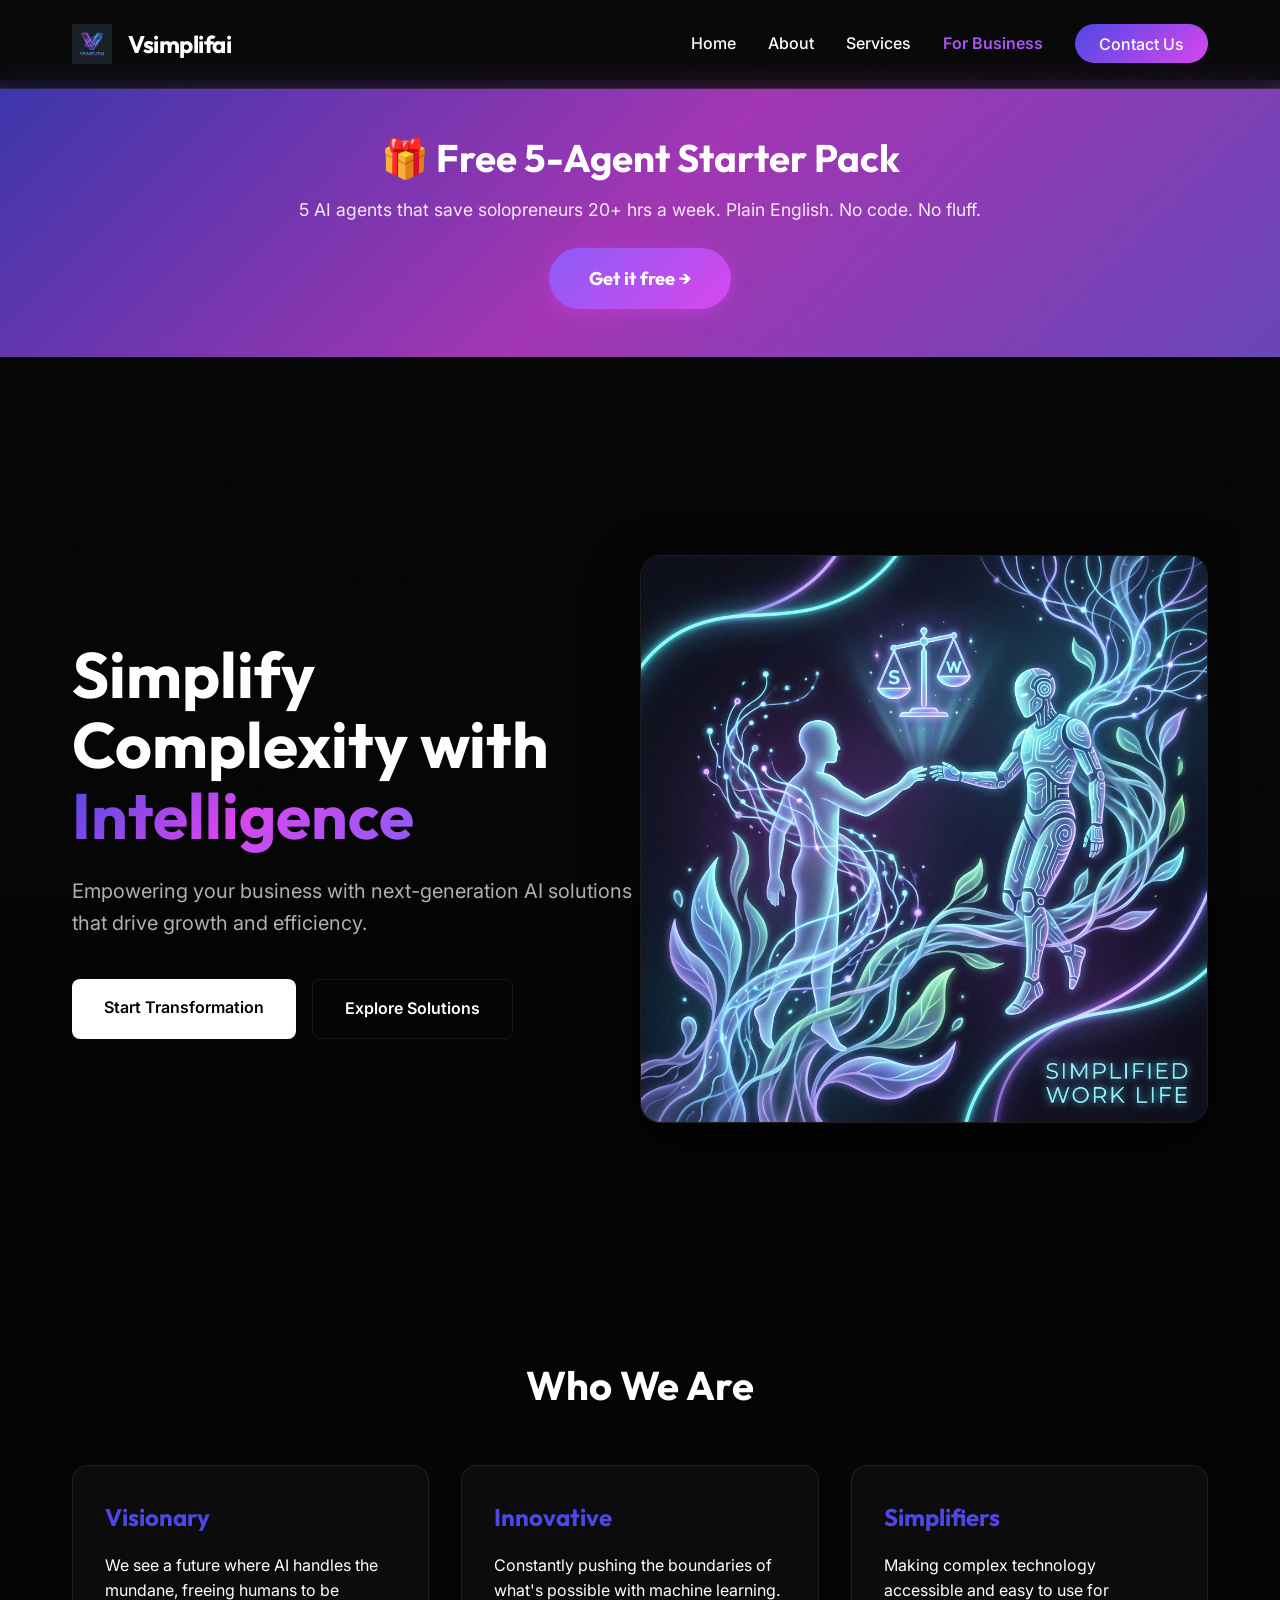
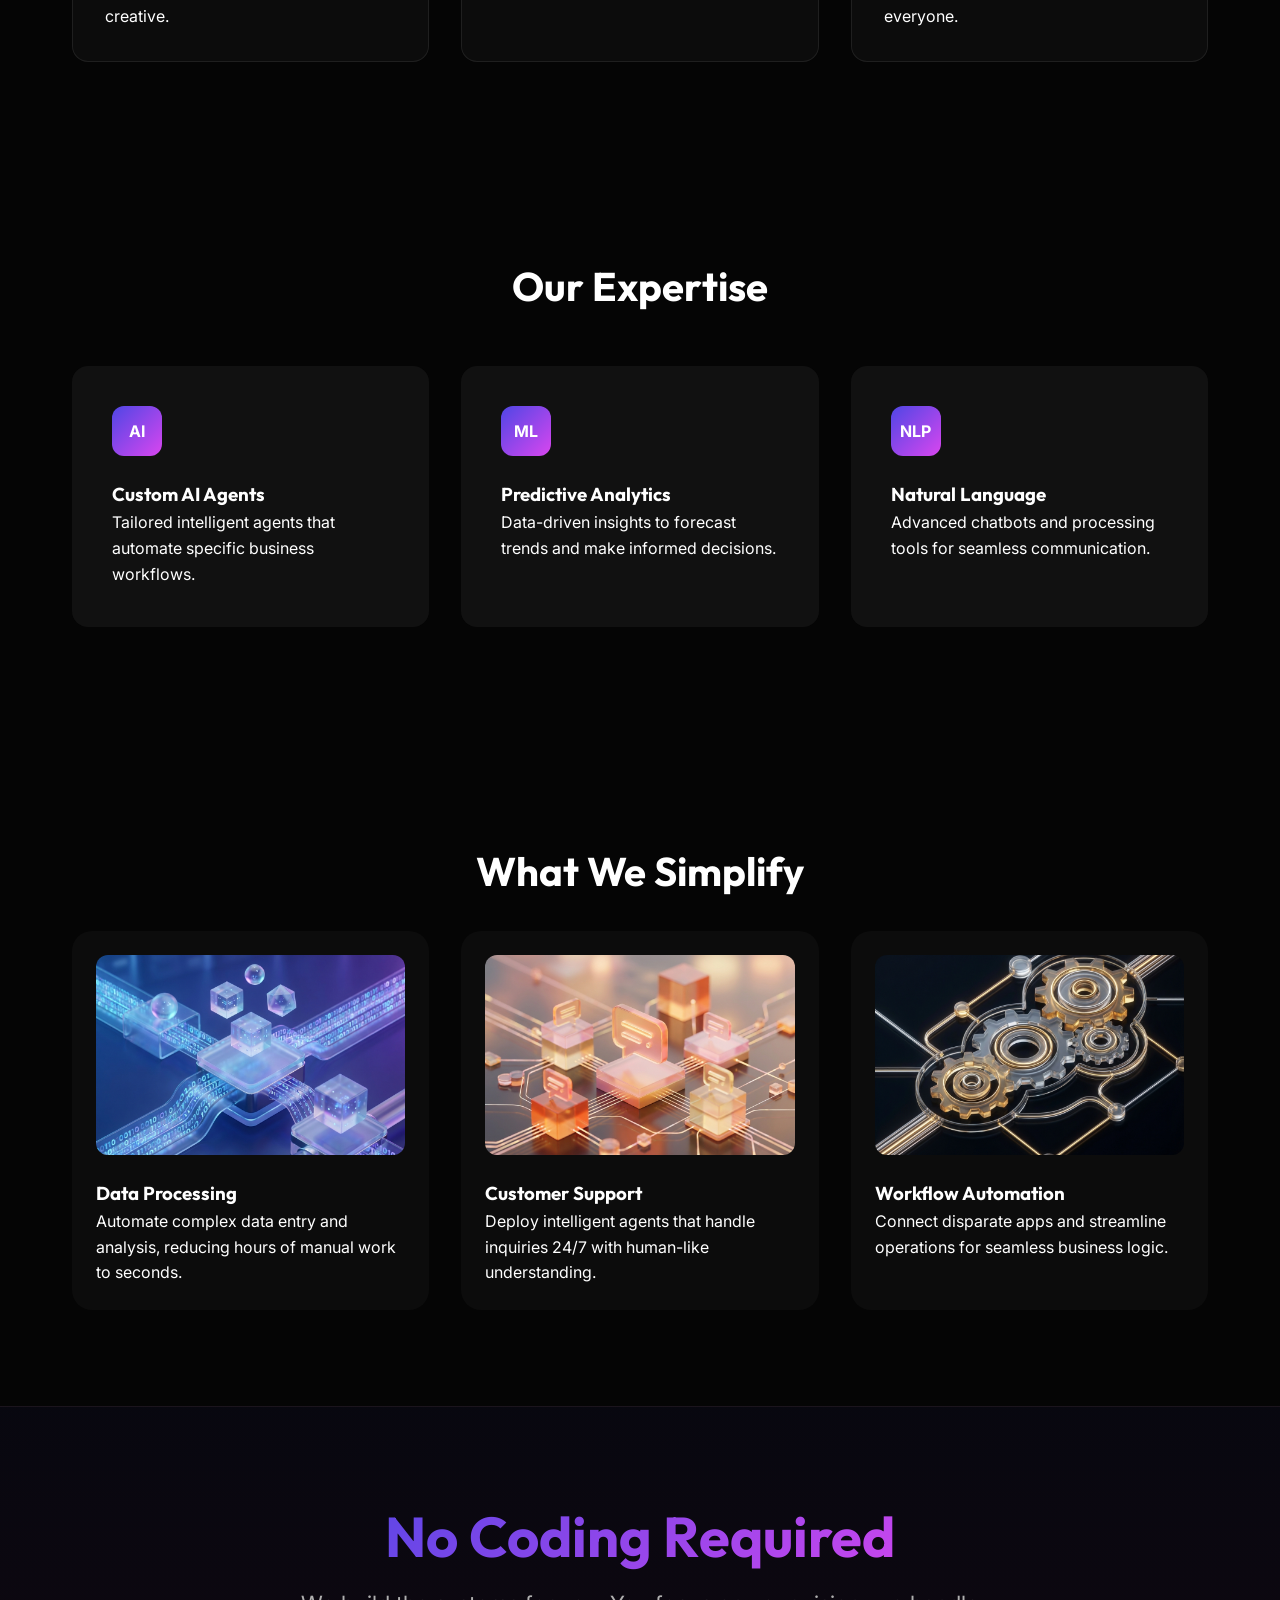
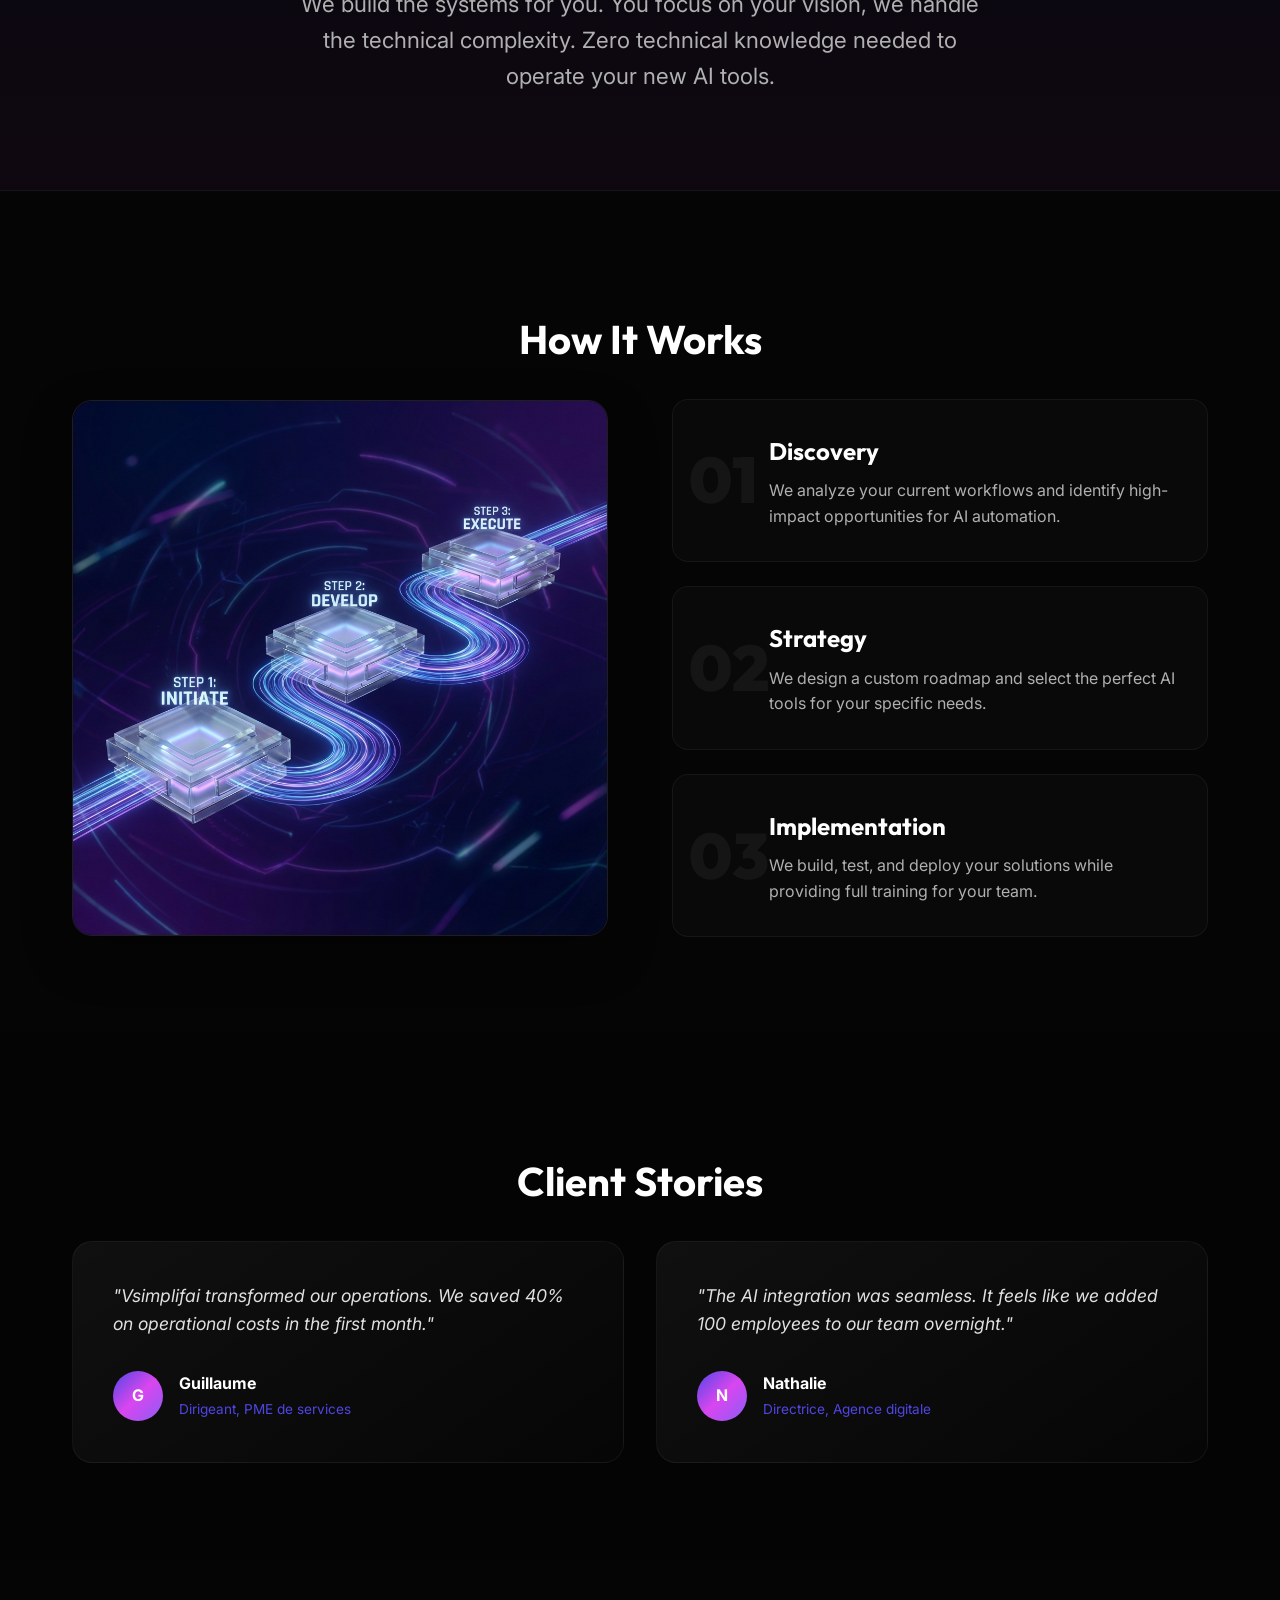
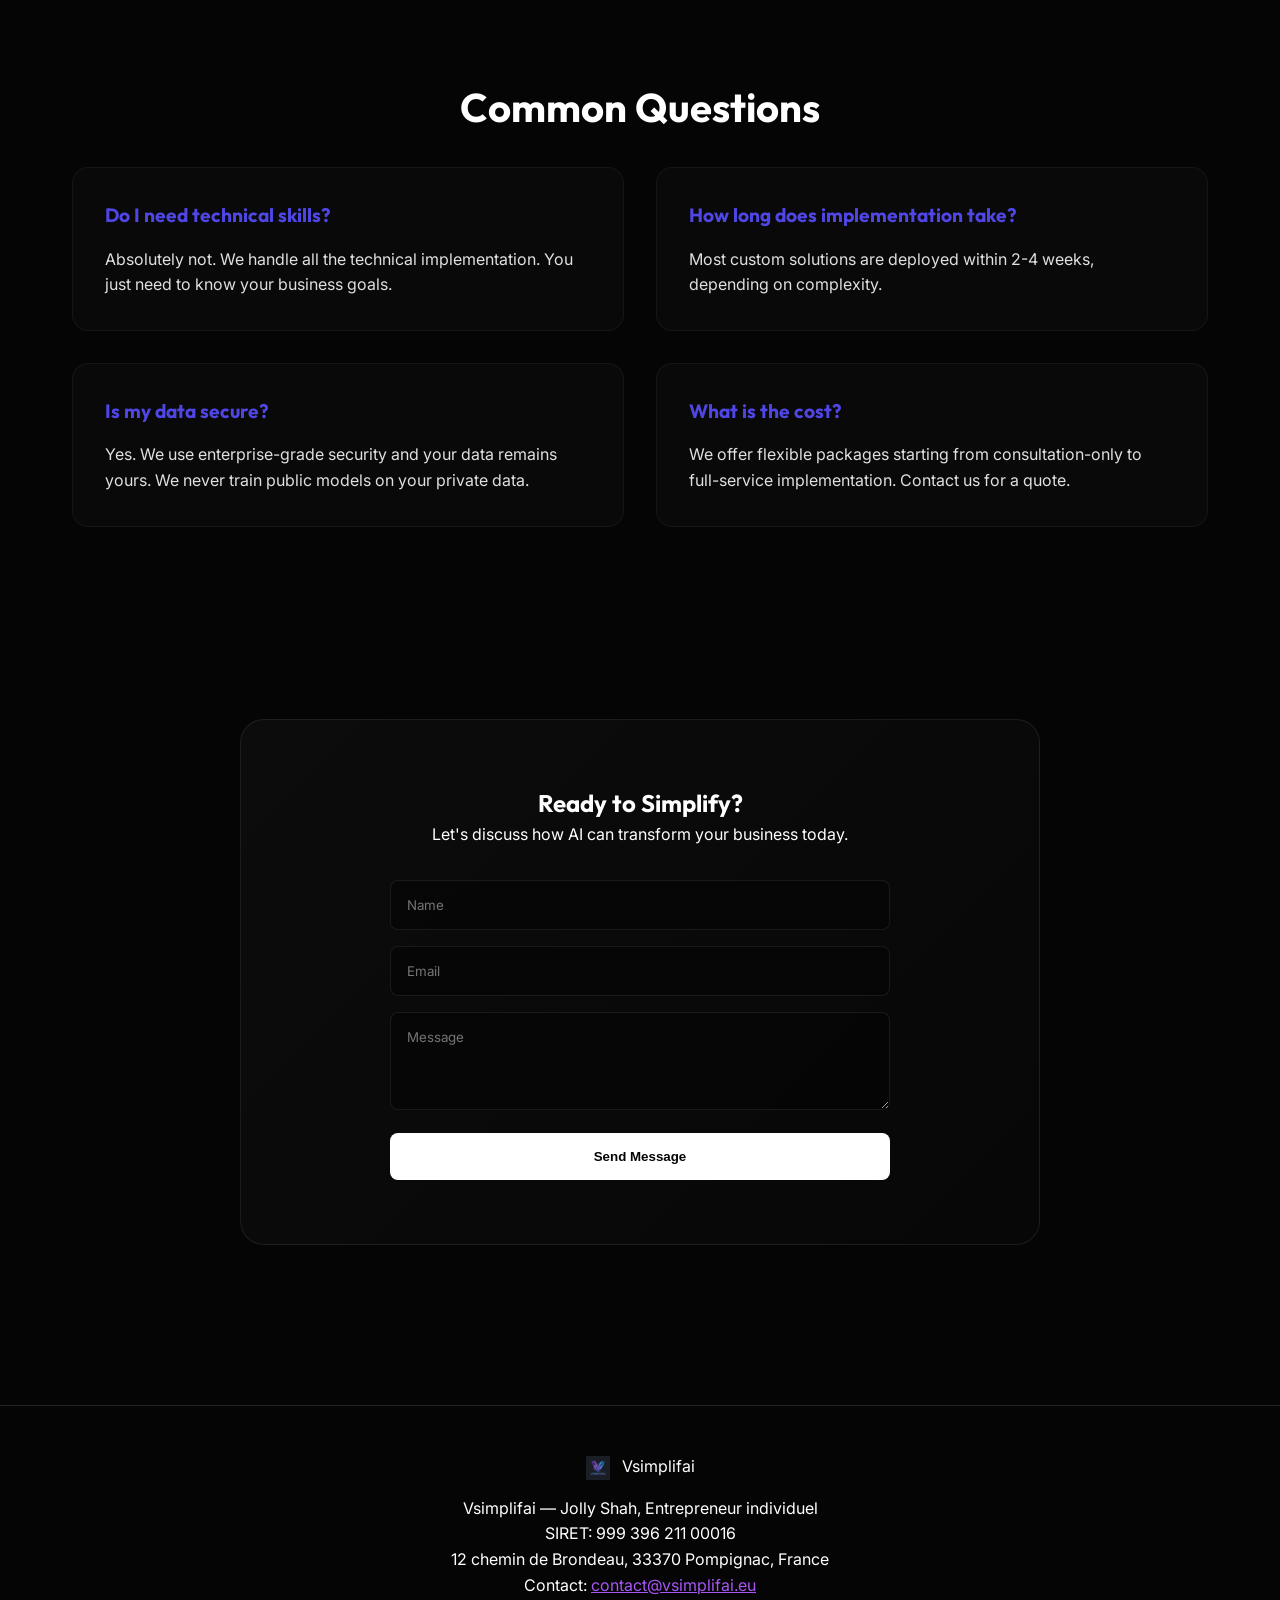
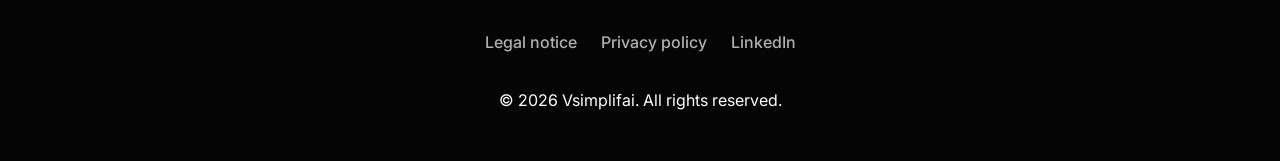
<file: index.html>
<!DOCTYPE html>
<html lang="en">

<head>
    <meta charset="UTF-8">
    <meta name="viewport" content="width=device-width, initial-scale=1.0">
    <title>Vsimplifai | Future of Intelligence</title>
    <meta name="description"
        content="Vsimplifai - Simplifying complexity through advanced Artificial Intelligence solutions.">
    <link rel="icon" type="image/png" href="assets/favicon.png" />

    <!-- Open Graph -->
    <meta property="og:title" content="Vsimplifai | Future of Intelligence" />
    <meta property="og:description" content="Simplifying complexity through advanced Artificial Intelligence solutions. Custom AI agents for your business." />
    <meta property="og:type" content="website" />
    <meta property="og:url" content="https://vsimplifai.com" />
    <meta property="og:image" content="https://vsimplifai.com/assets/favicon.png" />

    <link rel="preconnect" href="https://fonts.googleapis.com">
    <link rel="preconnect" href="https://fonts.gstatic.com" crossorigin>
    <link
        href="https://fonts.googleapis.com/css2?family=Inter:wght@300;400;500;600;700&family=Outfit:wght@300;400;500;600;700&display=swap"
        rel="stylesheet">
    <link rel="stylesheet" href="styles/index.css">
    <link rel="stylesheet" href="styles/components.css">
</head>

<body>
    <div class="noise-overlay"></div>

    <header class="glass-header">
        <nav>
            <div class="logo-container">
                <img src="assets/logo.png" alt="Vsimplifai Logo" class="logo">
                <span class="logo-text">Vsimplifai</span>
            </div>
            <ul class="nav-links">
                <li><a href="#home">Home</a></li>
                <li><a href="#about">About</a></li>
                <li><a href="#services">Services</a></li>
                <li><a href="b2b/index.html" style="color: #A855F7; font-weight: 600;">For Business</a></li>
                <li><a href="#contact" class="cta-button">Contact Us</a></li>
            </ul>
            <div class="mobile-menu-toggle">
                <span></span>
                <span></span>
                <span></span>
            </div>
        </nav>
    </header>

    <main>
        <!-- Free Starter Pack Banner -->
        <section class="promo-banner">
            <div class="promo-banner-inner">
                <h2 class="promo-headline">🎁 Free 5-Agent Starter Pack</h2>
                <p class="promo-subheadline">5 AI agents that save solopreneurs 20+ hrs a week. Plain English. No code. No fluff.</p>
                <a href="https://canyon-behavior-f42.notion.site/The-Solopreneur-s-AI-Starter-Pack-3584b95bea6d80d29d8dd8976a6fa4a6"
                   class="promo-cta" target="_blank" rel="noopener noreferrer">Get it free →</a>
            </div>
        </section>

        <section id="home" class="hero-section">
            <div class="hero-content">
                <h1 class="fade-in-up">Simplify Complexity with <span class="gradient-text">Intelligence</span></h1>
                <p class="fade-in-up delay-1">Empowering your business with next-generation AI solutions that drive
                    growth and efficiency.</p>
                <div class="hero-actions fade-in-up delay-2">
                    <a href="#contact" class="primary-button">Start Transformation</a>
                    <a href="#services" class="secondary-button">Explore Solutions</a>
                </div>
            </div>
            <div class="hero-visual fade-in delay-3">
                <div class="glowing-orb"></div>
                <img src="assets/ai_hero.png" alt="AI simplifying work life" class="hero-image glass-border">
            </div>
        </section>

        <section id="about" class="about-section">
            <div class="container">
                <h2 class="section-title">Who We Are</h2>
                <div class="about-grid">
                    <div class="about-card glass-panel">
                        <h3>Visionary</h3>
                        <p>We see a future where AI handles the mundane, freeing humans to be creative.</p>
                    </div>
                    <div class="about-card glass-panel">
                        <h3>Innovative</h3>
                        <p>Constantly pushing the boundaries of what's possible with machine learning.</p>
                    </div>
                    <div class="about-card glass-panel">
                        <h3>Simplifiers</h3>
                        <p>Making complex technology accessible and easy to use for everyone.</p>
                    </div>
                </div>
            </div>
        </section>

        <section id="services" class="services-section">
            <div class="container">
                <h2 class="section-title">Our Expertise</h2>
                <div class="services-grid">
                    <div class="service-card">
                        <div class="icon-box">AI</div>
                        <h3>Custom AI Agents</h3>
                        <p>Tailored intelligent agents that automate specific business workflows.</p>
                    </div>
                    <div class="service-card">
                        <div class="icon-box">ML</div>
                        <h3>Predictive Analytics</h3>
                        <p>Data-driven insights to forecast trends and make informed decisions.</p>
                    </div>
                    <div class="service-card">
                        <div class="icon-box">NLP</div>
                        <h3>Natural Language</h3>
                        <p>Advanced chatbots and processing tools for seamless communication.</p>
                    </div>
                </div>
            </div>
        </section>

        <!-- Work Examples Section -->
        <section id="examples" class="section">
            <div class="container">
                <h2 class="section-title fade-in">What We Simplify</h2>
                <div class="examples-grid">
                    <div class="example-card fade-in delay-1">
                        <div class="card-image">
                            <img src="assets/service-data.png" alt="Data Processing Visualization">
                        </div>
                        <h3>Data Processing</h3>
                        <p>Automate complex data entry and analysis, reducing hours of manual work to seconds.</p>
                    </div>
                    <div class="example-card fade-in delay-2">
                        <div class="card-image">
                            <img src="assets/service-chat.png" alt="Customer Support Visualization">
                        </div>
                        <h3>Customer Support</h3>
                        <p>Deploy intelligent agents that handle inquiries 24/7 with human-like understanding.</p>
                    </div>
                    <div class="example-card fade-in delay-3">
                        <div class="card-image">
                            <img src="assets/service-automation.png" alt="Workflow Automation Visualization">
                        </div>
                        <h3>Workflow Automation</h3>
                        <p>Connect disparate apps and streamline operations for seamless business logic.</p>
                    </div>
                </div>
            </div>
        </section>

        <!-- No Coding Banner -->
        <section class="section no-coding-banner">
            <div class="container">
                <div class="banner-content fade-in">
                    <div class="banner-text">
                        <h2>No Coding Required</h2>
                        <p>We build the systems for you. You focus on your vision, we handle the technical complexity.
                            Zero technical knowledge needed to operate your new AI tools.</p>
                    </div>
                    <div class="banner-icon">
                        🚫💻
                    </div>
                </div>
            </div>
        </section>

        <!-- How It Works Section -->
        <section id="process" class="section">
            <div class="container">
                <h2 class="section-title fade-in">How It Works</h2>
                <div class="process-container">
                    <div class="process-visual fade-in">
                        <img src="assets/process-flow.png" alt="Process Flow Visualization">
                    </div>
                    <div class="process-steps">
                        <div class="step fade-in delay-1">
                            <div class="step-number">01</div>
                            <h3>Discovery</h3>
                            <p>We analyze your current workflows and identify high-impact opportunities for AI
                                automation.
                            </p>
                        </div>
                        <div class="step fade-in delay-2">
                            <div class="step-number">02</div>
                            <h3>Strategy</h3>
                            <p>We design a custom roadmap and select the perfect AI tools for your specific needs.</p>
                        </div>
                        <div class="step fade-in delay-3">
                            <div class="step-number">03</div>
                            <h3>Implementation</h3>
                            <p>We build, test, and deploy your solutions while providing full training for your team.
                            </p>
                        </div>
                    </div>
                </div>
            </div>
        </section>

        <!-- Testimonials Section -->
        <section id="testimonials" class="section alt-bg">
            <div class="container">
                <h2 class="section-title fade-in">Client Stories</h2>
                <div class="testimonials-slider">
                    <div class="testimonial-card fade-in">
                        <p class="quote">"Vsimplifai transformed our operations. We saved 40% on operational costs
                            in the first month."</p>
                        <div class="author">
                            <div class="author-avatar">G</div>
                            <div class="author-info">
                                <h4>Guillaume</h4>
                                <span>Dirigeant, PME de services</span>
                            </div>
                        </div>
                    </div>
                    <div class="testimonial-card fade-in delay-1">
                        <p class="quote">"The AI integration was seamless. It feels like we added 100 employees to our
                            team overnight."</p>
                        <div class="author">
                            <div class="author-avatar">N</div>
                            <div class="author-info">
                                <h4>Nathalie</h4>
                                <span>Directrice, Agence digitale</span>
                            </div>
                        </div>
                    </div>
                </div>
            </div>
        </section>

        <!-- FAQ Section -->
        <section id="faq" class="section">
            <div class="container">
                <h2 class="section-title fade-in">Common Questions</h2>
                <div class="faq-grid">
                    <div class="faq-item fade-in">
                        <h3>Do I need technical skills?</h3>
                        <p>Absolutely not. We handle all the technical implementation. You just need to know your
                            business goals.</p>
                    </div>
                    <div class="faq-item fade-in delay-1">
                        <h3>How long does implementation take?</h3>
                        <p>Most custom solutions are deployed within 2-4 weeks, depending on complexity.</p>
                    </div>
                    <div class="faq-item fade-in delay-2">
                        <h3>Is my data secure?</h3>
                        <p>Yes. We use enterprise-grade security and your data remains yours. We never train public
                            models on your private data.</p>
                    </div>
                    <div class="faq-item fade-in delay-3">
                        <h3>What is the cost?</h3>
                        <p>We offer flexible packages starting from consultation-only to full-service implementation.
                            Contact us for a quote.</p>
                    </div>
                </div>
            </div>
        </section>

        <section id="contact" class="contact-section">
            <div class="container glass-container">
                <div class="contact-content">
                    <h2>Ready to Simplify?</h2>
                    <p>Let's discuss how AI can transform your business today.</p>
                    <form class="contact-form" action="https://formsubmit.co/contact@vsimplifai.eu" method="POST">
                        <input type="hidden" name="_next" value="https://vsimplifai.com/thanks.html">
                        <input type="hidden" name="_subject" value="New Lead from Vsimplifai Website">
                        <input type="hidden" name="_captcha" value="true">
                        <div class="form-group">
                            <input type="text" name="name" placeholder="Name" required>
                        </div>
                        <div class="form-group">
                            <input type="email" name="email" placeholder="Email" required>
                        </div>
                        <div class="form-group">
                            <textarea name="message" placeholder="Message" rows="4" required></textarea>
                        </div>
                        <button type="submit" class="submit-button">Send Message</button>
                    </form>
                </div>
            </div>
        </section>
    </main>

    <footer>
        <div class="container">
            <div class="footer-content">
                <div class="footer-logo">
                    <img src="assets/logo.png" alt="Vsimplifai Logo" class="small-logo">
                    <span>Vsimplifai</span>
                </div>
                <p>Vsimplifai — Jolly Shah, Entrepreneur individuel<br>
                    SIRET: 999 396 211 00016<br>
                    12 chemin de Brondeau, 33370 Pompignac, France<br>
                    Contact: <a href="mailto:contact@vsimplifai.eu" style="color: #A855F7;">contact@vsimplifai.eu</a></p>
                <div class="footer-social">
                    <a href="https://vsimplifai.eu/mentions-legales" class="social-link">Legal notice</a>
                    <a href="https://vsimplifai.eu/politique-confidentialite" class="social-link">Privacy policy</a>
                    <a href="https://www.linkedin.com/in/jolly-shah-29a43288/" target="_blank" rel="noopener noreferrer"
                        class="social-link">LinkedIn</a>
                </div>
                <p>&copy; 2026 Vsimplifai. All rights reserved.</p>
            </div>
        </div>
    </footer>

    <script src="scripts/main.js"></script>
</body>

</html>
</file>
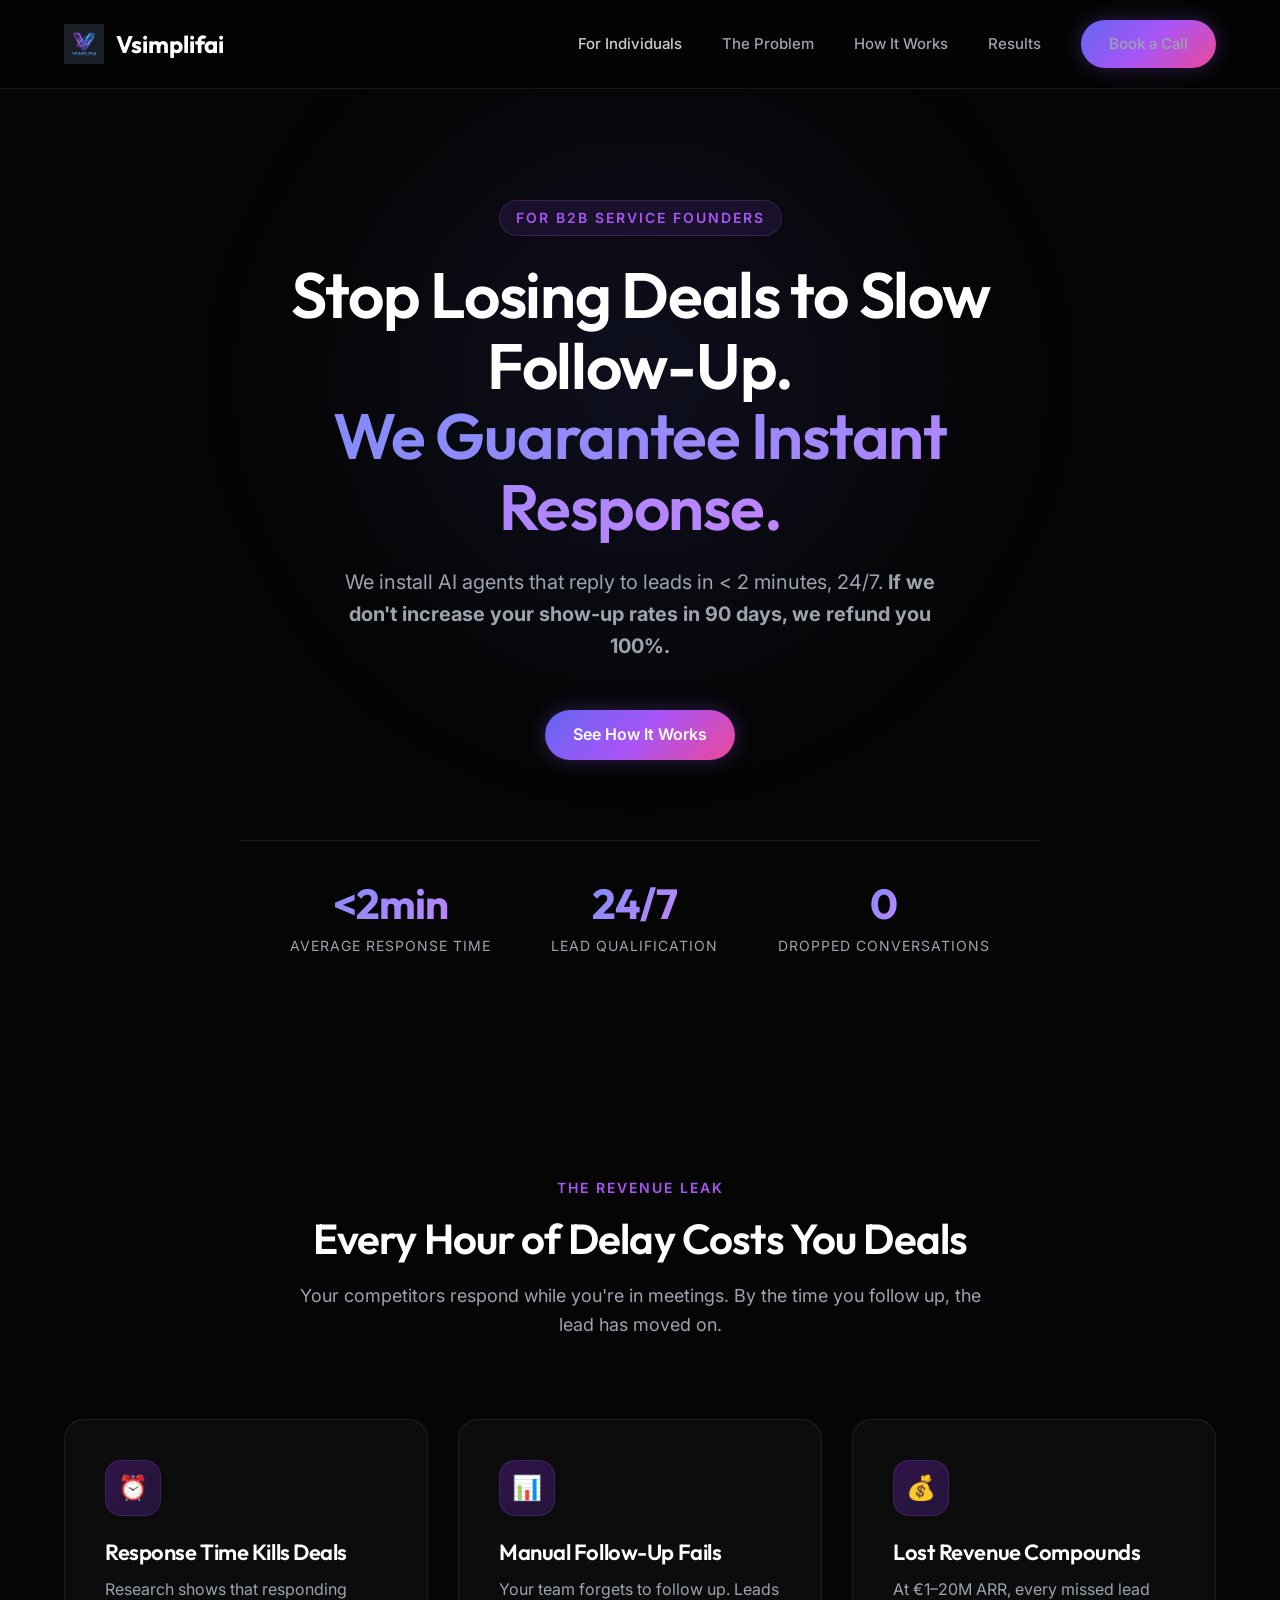
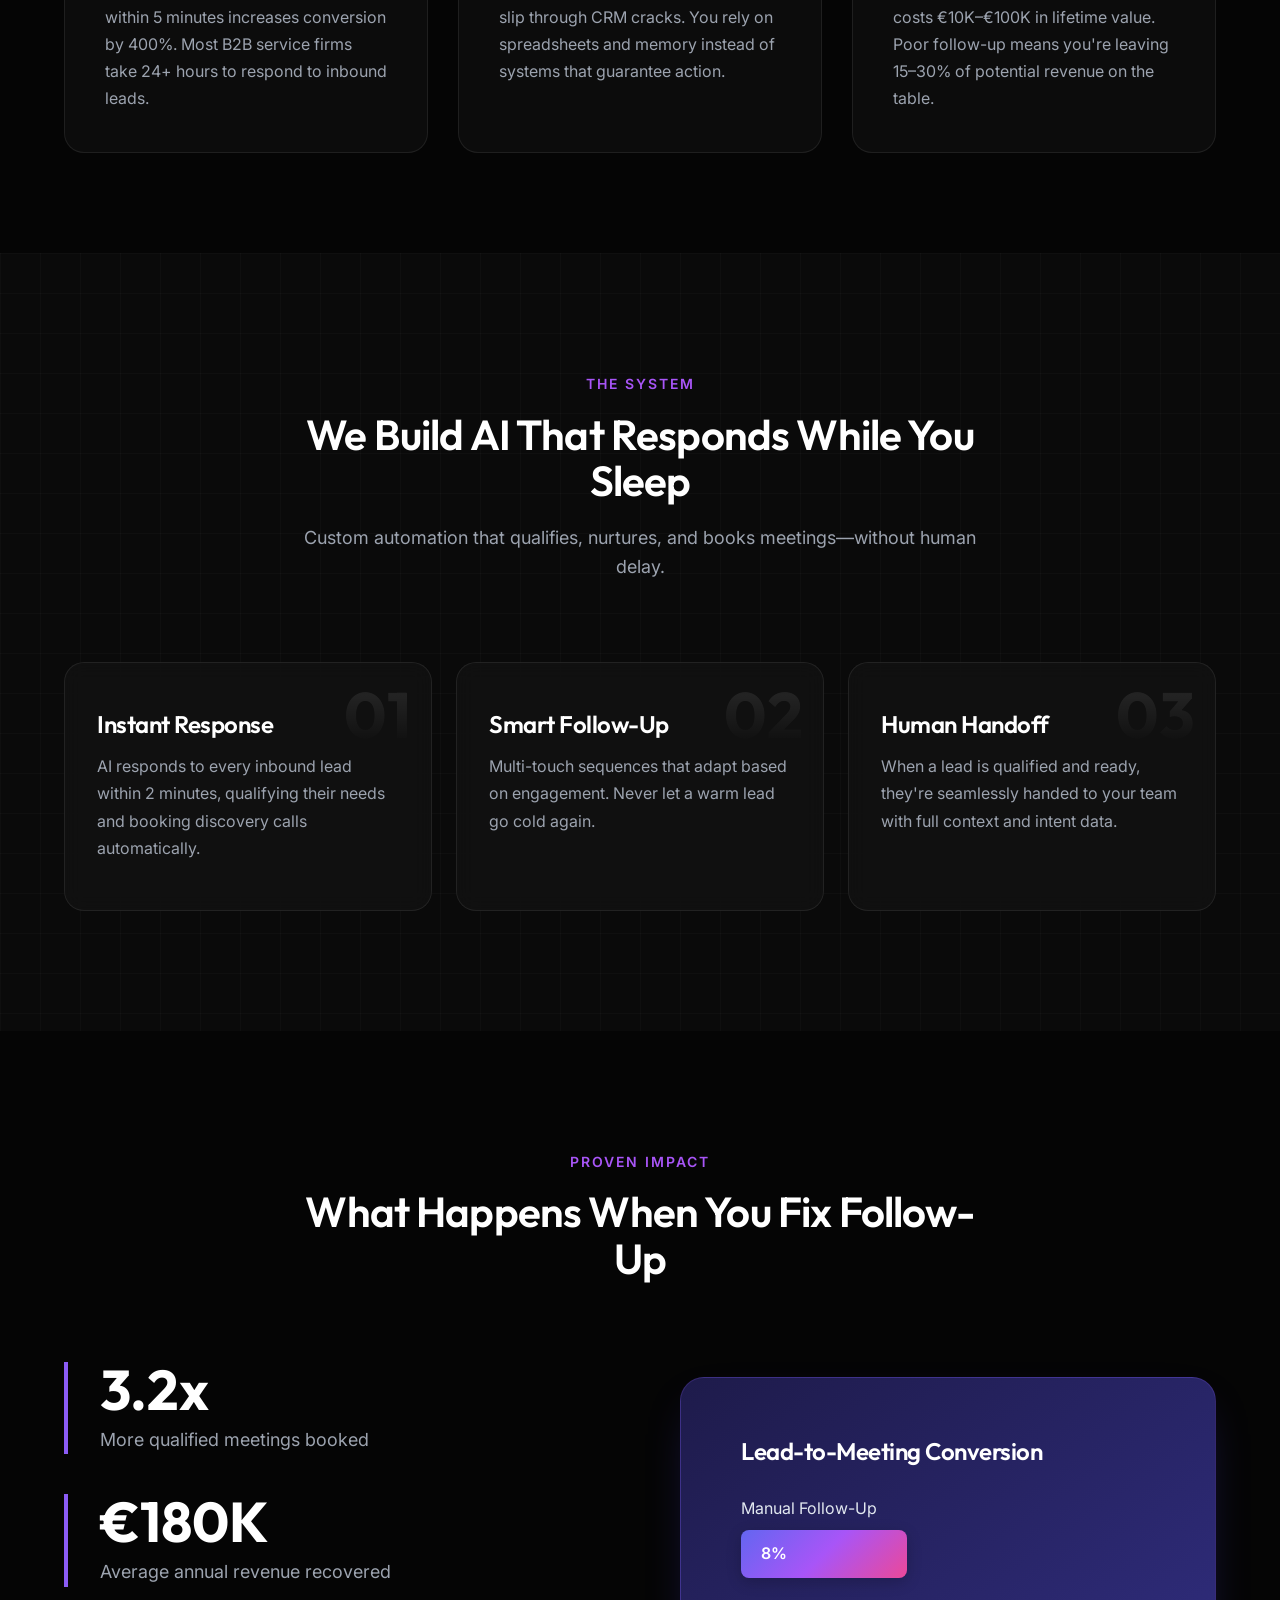
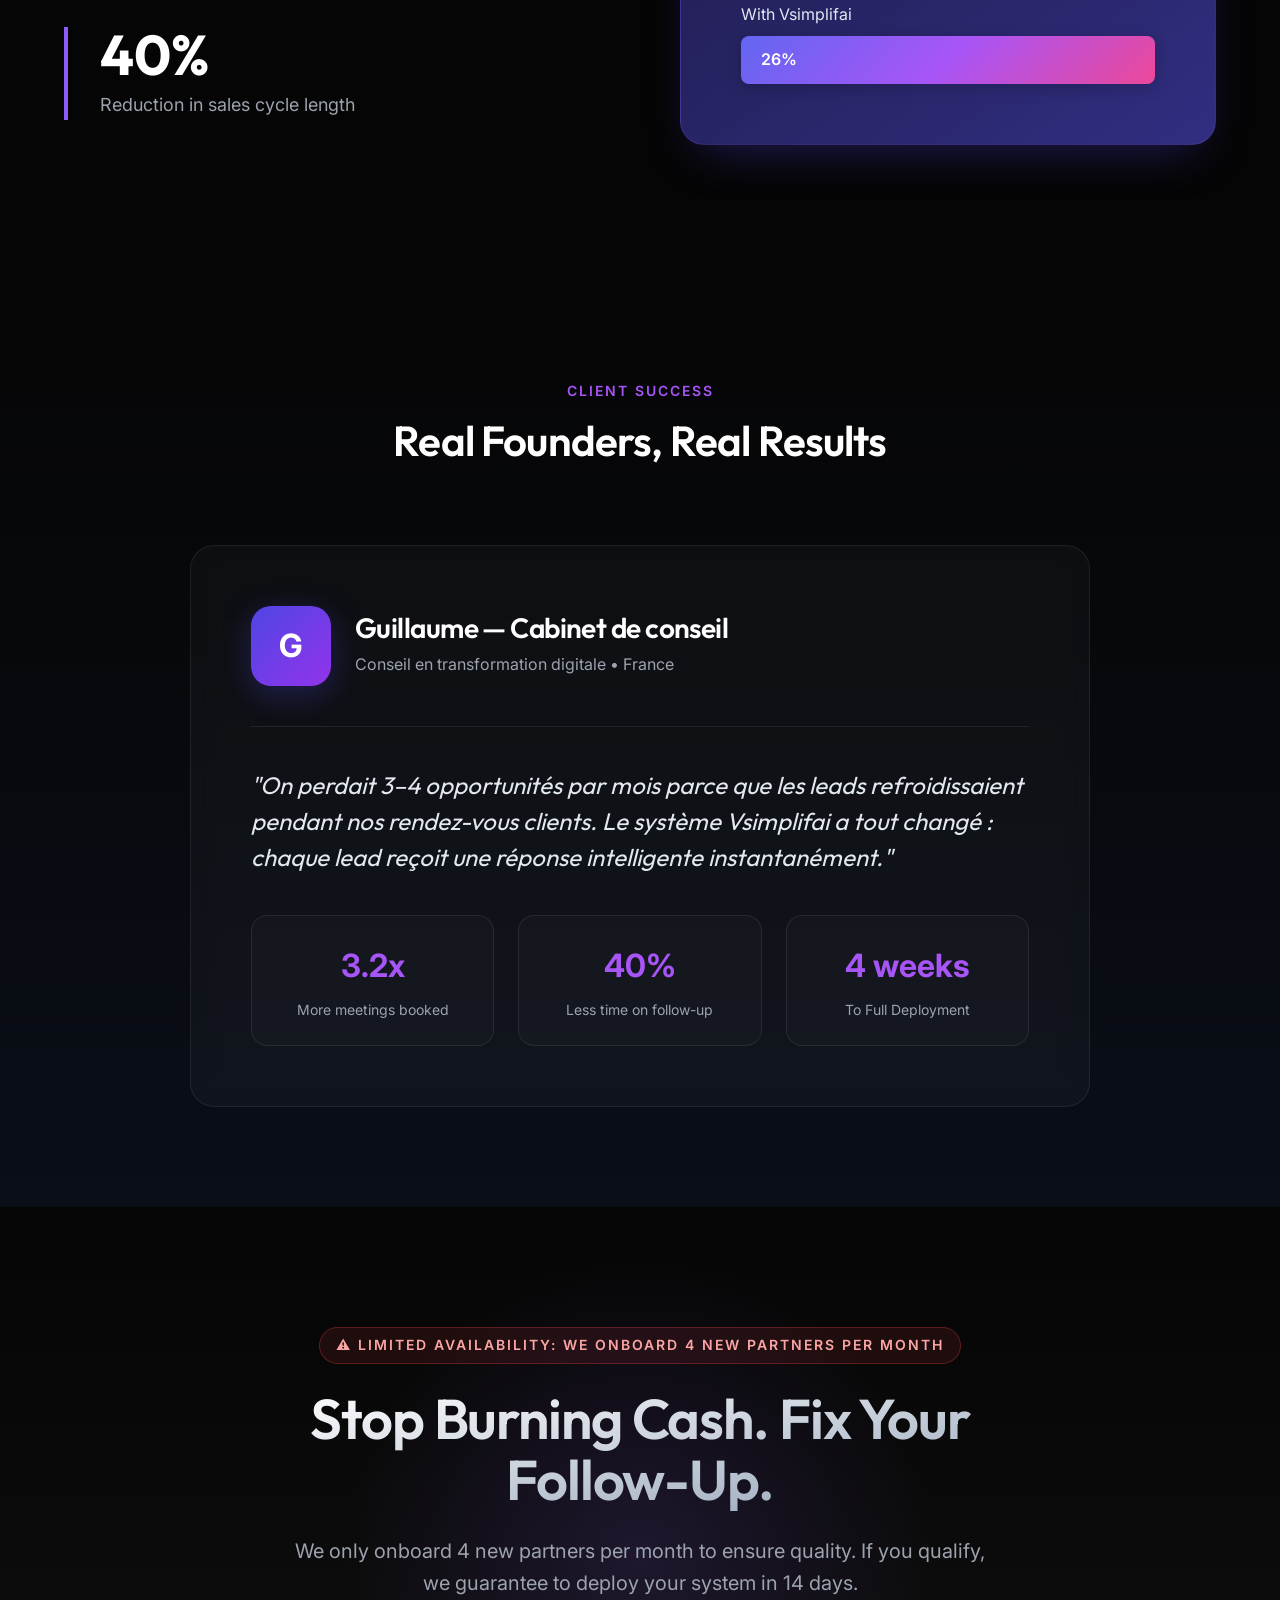
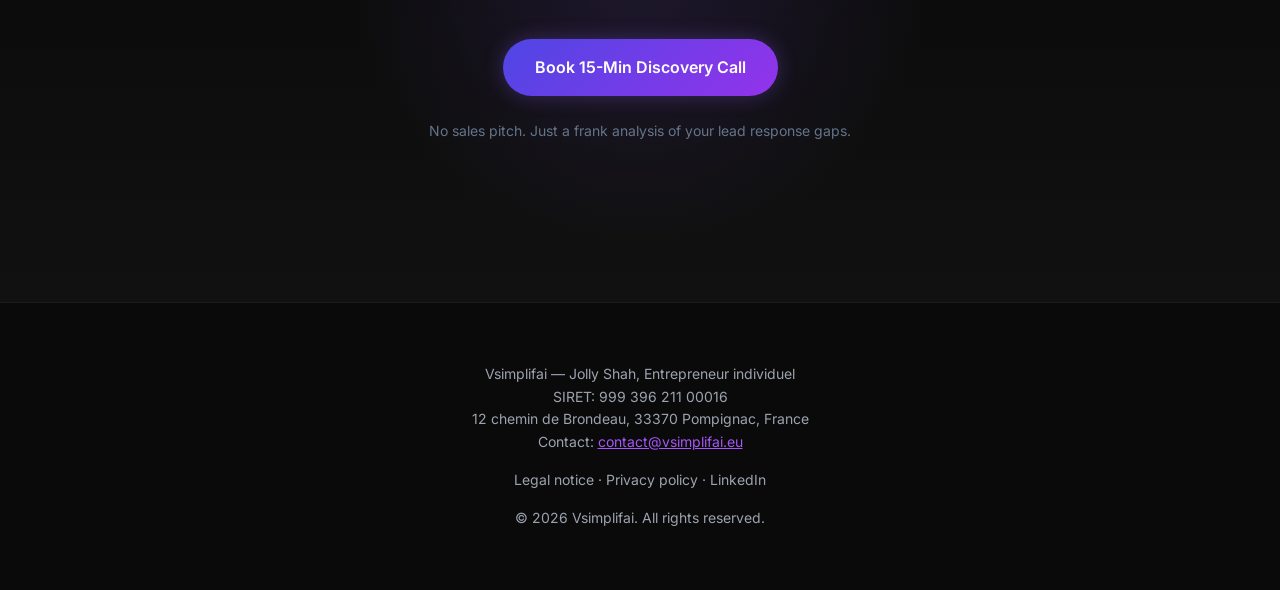
<file: b2b/index.html>
<!DOCTYPE html>
<html lang="en">
<head>
    <meta charset="UTF-8">
    <meta name="viewport" content="width=device-width, initial-scale=1.0">
    <title>Vsimplifai - Stop Losing Deals to Slow Follow-Up</title>
    <link rel="preconnect" href="https://fonts.googleapis.com">
    <link rel="preconnect" href="https://fonts.gstatic.com" crossorigin>
    <link href="https://fonts.googleapis.com/css2?family=Outfit:wght@400;500;600;700&family=Inter:wght@400;500;600&display=swap" rel="stylesheet">
    <style>
        :root {
            /* Palette matched to Vsimplifai dark aesthetic */
            --bg-body: #050505;
            --bg-secondary: #0A0A0A;
            --text-main: #FFFFFF;
            --text-muted: #9CA3AF;
            --accent-glow: rgba(99, 102, 241, 0.15);
            --gradient-primary: linear-gradient(135deg, #6366F1 0%, #A855F7 50%, #EC4899 100%);
            --gradient-text: linear-gradient(135deg, #818CF8 0%, #C084FC 100%);
            
            --border-light: rgba(255, 255, 255, 0.08);
            --border-glow: rgba(139, 92, 246, 0.3);
        }

        * {
            margin: 0;
            padding: 0;
            box-sizing: border-box;
        }

        body {
            font-family: 'Inter', -apple-system, sans-serif;
            background: var(--bg-body);
            color: var(--text-main);
            line-height: 1.6;
            overflow-x: hidden;
            -webkit-font-smoothing: antialiased;
        }

        h1, h2, h3, .logo, .stat-number {
            font-family: 'Outfit', sans-serif;
            font-weight: 600;
            line-height: 1.1;
            letter-spacing: -0.02em;
        }

        .container {
            max-width: 1200px;
            margin: 0 auto;
            padding: 0 24px;
        }

        /* Navigation */
        nav {
            position: fixed;
            top: 0;
            width: 100%;
            background: rgba(5, 5, 5, 0.85);
            backdrop-filter: blur(12px);
            z-index: 1000;
            border-bottom: 1px solid var(--border-light);
        }

        nav .container {
            display: flex;
            justify-content: space-between;
            align-items: center;
            padding: 20px 24px;
        }

        .logo {
            font-size: 24px;
            font-weight: 700;
            background: var(--text-main);
            background-clip: text;
            -webkit-background-clip: text;
            -webkit-text-fill-color: transparent;
            background-image: linear-gradient(to right, #fff, #ccc);
            text-decoration: none;
        }

        .nav-links {
            display: flex;
            gap: 40px;
            align-items: center;
        }

        .nav-links a {
            color: var(--text-muted);
            text-decoration: none;
            font-weight: 500;
            transition: color 0.3s;
            font-size: 15px;
        }

        .nav-links a:hover {
            color: var(--text-main);
        }

        .cta-button {
            background: var(--gradient-primary);
            color: white;
            padding: 12px 28px;
            border-radius: 9999px; /* Pill shape */
            text-decoration: none;
            font-weight: 600;
            transition: all 0.3s;
            border: none;
            cursor: pointer;
            box-shadow: 0 0 20px rgba(139, 92, 246, 0.3);
            position: relative;
            overflow: hidden;
            z-index: 1;
        }

        .cta-button::before {
            content: '';
            position: absolute;
            top: 0; left: 0; right: 0; bottom: 0;
            background: linear-gradient(135deg, #4f46e5, #9333ea);
            opacity: 0;
            z-index: -1;
            transition: opacity 0.3s;
            border-radius: 9999px;
        }

        .cta-button:hover::before {
            opacity: 1;
        }

        .cta-button:hover {
            transform: translateY(-2px);
            box-shadow: 0 0 30px rgba(139, 92, 246, 0.5);
        }

        /* Hero Section */
        .hero {
            margin-top: 80px;
            padding: 120px 0;
            position: relative;
            /* overflow: hidden; Removed to allow glows to bleed nicely if needed, but safer with overflow hidden for mobile */
            overflow: hidden; 
        }

        /* Ambient background glow */
        .hero::before {
            content: '';
            position: absolute;
            top: -10%; 
            left: 50%;
            transform: translateX(-50%);
            width: 80%;
            height: 800px;
            background: radial-gradient(circle at center, rgba(99, 102, 241, 0.12), transparent 60%);
            pointer-events: none;
            z-index: -1;
            filter: blur(60px);
        }

        .hero-content {
            position: relative;
            z-index: 2;
            max-width: 800px;
            text-align: center;
            margin: 0 auto;
        }

        .hero-kicker {
            color: #A855F7;
            font-weight: 600;
            font-size: 14px;
            letter-spacing: 2px;
            text-transform: uppercase;
            margin-bottom: 24px;
            display: inline-block;
            padding: 6px 16px;
            border-radius: 20px;
            background: rgba(168, 85, 247, 0.1);
            border: 1px solid rgba(168, 85, 247, 0.2);
            animation: fadeInUp 0.6s ease-out;
        }

        .hero h1 {
            font-size: 64px;
            margin-bottom: 24px;
            color: var(--text-main);
            animation: fadeInUp 0.6s ease-out 0.1s backwards;
        }

        .hero h1 span {
            background: var(--gradient-text);
            background-clip: text;
            -webkit-background-clip: text;
            -webkit-text-fill-color: transparent;
        }

        .hero-subtitle {
            font-size: 20px;
            color: var(--text-muted);
            margin-bottom: 48px;
            max-width: 640px;
            margin-left: auto;
            margin-right: auto;
            animation: fadeInUp 0.6s ease-out 0.2s backwards;
        }

        .hero-stats {
            display: flex;
            justify-content: center;
            gap: 60px;
            margin-top: 80px;
            padding-top: 40px;
            border-top: 1px solid var(--border-light);
            animation: fadeInUp 0.6s ease-out 0.3s backwards;
        }

        .stat {
            display: flex;
            flex-direction: column;
            align-items: center;
        }

        .stat-number {
            font-size: 42px;
            font-weight: 700;
            background: var(--gradient-text);
            background-clip: text;
            -webkit-background-clip: text;
            -webkit-text-fill-color: transparent;
            margin-bottom: 8px;
        }

        .stat-label {
            font-size: 14px;
            color: var(--text-muted);
            text-transform: uppercase;
            letter-spacing: 1px;
        }

        .hero-cta {
            display: flex;
            justify-content: center;
            gap: 20px;
            margin-top: 40px;
            animation: fadeInUp 0.6s ease-out 0.4s backwards;
        }

        /* Problem Section */
        .problem-section {
            padding: 100px 0;
            background: var(--bg-body);
            position: relative;
        }

        .section-header {
            text-align: center;
            max-width: 700px;
            margin: 0 auto 80px;
        }

        .section-kicker {
            color: #A855F7;
            font-weight: 600;
            font-size: 14px;
            letter-spacing: 2px;
            text-transform: uppercase;
            margin-bottom: 16px;
        }

        .section-header h2 {
            font-size: 42px;
            margin-bottom: 20px;
            color: var(--text-main);
        }

        .section-header p {
            font-size: 18px;
            color: var(--text-muted);
        }

        .problems-grid {
            display: grid;
            grid-template-columns: repeat(auto-fit, minmax(320px, 1fr));
            gap: 30px;
            margin-top: 60px;
        }

        .problem-card {
            padding: 40px;
            background: rgba(255, 255, 255, 0.03);
            border: 1px solid var(--border-light);
            border-radius: 20px; /* Modern rounding */
            transition: all 0.3s;
        }

        .problem-card:hover {
            transform: translateY(-4px);
            background: rgba(255, 255, 255, 0.05);
            border-color: rgba(168, 85, 247, 0.3);
            box-shadow: 0 10px 40px -10px rgba(0,0,0,0.5);
        }

        .problem-card:hover .problem-icon {
            transform: scale(1.1) rotate(5deg);
        }

        .problem-icon {
            width: 56px;
            height: 56px;
            background: linear-gradient(135deg, rgba(88, 28, 135, 0.5), rgba(124, 58, 237, 0.2));
            border-radius: 16px;
            display: flex;
            align-items: center;
            justify-content: center;
            font-size: 24px;
            margin-bottom: 24px;
            transition: transform 0.3s ease;
            border: 1px solid rgba(139, 92, 246, 0.2);
        }

        .problem-card h3 {
            font-size: 22px;
            margin-bottom: 12px;
            color: var(--text-main);
        }

        .problem-card p {
            color: var(--text-muted);
            font-size: 16px;
            line-height: 1.7;
        }

        /* Solution Section */
        .solution-section {
            padding: 120px 0;
            background: var(--bg-secondary);
            position: relative;
        }
        
        /* Subtle grid background */
        .solution-section::before {
            content: '';
            position: absolute;
            top: 0; left: 0; width: 100%; height: 100%;
            background-image: linear-gradient(var(--border-light) 1px, transparent 1px),
            linear-gradient(90deg, var(--border-light) 1px, transparent 1px);
            background-size: 40px 40px;
            opacity: 0.3;
            pointer-events: none;
        }

        .solution-grid {
            display: grid;
            grid-template-columns: repeat(3, 1fr);
            gap: 24px;
            margin-top: 60px;
            position: relative;
            z-index: 2;
        }

        .solution-step {
            background: rgba(20, 20, 20, 0.6);
            backdrop-filter: blur(10px);
            padding: 48px 32px;
            border-radius: 20px;
            border: 1px solid var(--border-light);
            position: relative;
            overflow: hidden;
        }

        .solution-step::after {
            content: '';
            position: absolute;
            top: 0; left: 0; width: 100%; height: 4px;
            background: var(--gradient-primary);
            opacity: 0;
            transition: opacity 0.3s;
        }
        
        .solution-step:hover::after {
            opacity: 1;
        }

        .step-number {
            font-size: 64px;
            font-family: 'Outfit', sans-serif;
            font-weight: 700;
            background: linear-gradient(180deg, rgba(255,255,255,0.1), rgba(255,255,255,0));
            background-clip: text;
            -webkit-background-clip: text;
            -webkit-text-fill-color: transparent;
            line-height: 1;
            margin-bottom: 20px;
            position: absolute;
            top: 20px;
            right: 20px;
        }

        .solution-step h3 {
            font-size: 24px;
            margin-bottom: 16px;
            color: white;
            position: relative;
        }

        .solution-step p {
            color: var(--text-muted);
            line-height: 1.7;
            position: relative;
        }

        /* Results Section */
        .results-section {
            padding: 120px 0;
            background: var(--bg-body);
        }

        .results-showcase {
            display: grid;
            grid-template-columns: 1fr 1fr;
            gap: 80px;
            align-items: center;
            margin-top: 60px;
        }

        .metric-item {
            border-left: 4px solid #8B5CF6;
            padding-left: 32px;
            margin-bottom: 40px;
        }

        .metric-number {
            font-size: 56px;
             font-family: 'Outfit', sans-serif;
            font-weight: 700;
            color: white;
            line-height: 1;
        }

        .metric-label {
            font-size: 18px;
            color: var(--text-muted);
            margin-top: 8px;
        }

        .result-visual {
            background: linear-gradient(145deg, #1e1b4b, #312e81);
            padding: 60px;
            border-radius: 24px;
            color: white;
            border: 1px solid rgba(139, 92, 246, 0.2);
            box-shadow: 0 20px 50px -20px rgba(79, 70, 229, 0.4);
            position: relative;
        }

        .bar-fill {
            height: 48px;
            background: var(--gradient-primary);
            border-radius: 8px;
            display: flex;
            align-items: center;
            padding: 0 20px;
            color: white;
            font-weight: 600;
            transition: width 1s ease-out;
            box-shadow: 0 4px 15px rgba(0,0,0,0.2);
        }
        
        .bar-label {
             color: #e2e8f0;
             margin-bottom: 8px;
        }

        /* Case Study */
        .case-study {
            padding: 100px 0;
            background: linear-gradient(rgba(5,5,5,0), rgba(15, 23, 42, 0.5));
        }

        .case-content {
            max-width: 900px;
            margin: 0 auto;
            background: rgba(255, 255, 255, 0.03);
            backdrop-filter: blur(10px);
            padding: 60px;
            border-radius: 24px;
            border: 1px solid var(--border-light);
        }

        .case-header {
            display: flex;
            align-items: center;
            gap: 24px;
            margin-bottom: 40px;
            padding-bottom: 40px;
            border-bottom: 1px solid var(--border-light);
        }

        .case-logo {
            width: 80px;
            height: 80px;
            background: linear-gradient(135deg, #4f46e5, #9333ea);
            border-radius: 20px;
            display: flex;
            align-items: center;
            justify-content: center;
            font-size: 32px;
            font-weight: 700;
            color: white;
            box-shadow: 0 8px 30px rgba(79, 70, 229, 0.3);
        }

        .case-company h3 {
            font-size: 28px;
            margin-bottom: 8px;
            color: white;
        }

        .case-industry {
            color: var(--text-muted);
            font-size: 16px;
        }

        .case-quote {
            font-size: 24px;
            font-family: 'Outfit', sans-serif;
            font-weight: 400;
            line-height: 1.5;
            color: #E2E8F0;
            font-style: italic;
            margin-bottom: 40px;
        }

        .case-results {
            display: grid;
            grid-template-columns: repeat(3, 1fr);
            gap: 24px;
            margin-top: 40px;
        }

        .case-result {
            text-align: center;
            padding: 24px;
            background: rgba(255, 255, 255, 0.02);
            border-radius: 16px;
            border: 1px solid var(--border-light);
        }

        .case-result-number {
            font-size: 32px;
            font-weight: 700;
            color: #A855F7;
            margin-bottom: 8px;
        }
        
        .case-result-label {
            color: var(--text-muted);
            font-size: 14px;
        }

        /* CTA Section */
        .cta-section {
            padding: 120px 0;
            background: linear-gradient(180deg, var(--bg-body) 0%, #111 100%);
            color: white;
            text-align: center;
            position: relative;
        }
        
        .cta-section::before {
             content: '';
             position: absolute;
             top: 50%; left: 50%;
             transform: translate(-50%, -50%);
             width: 600px; height: 600px;
             background: radial-gradient(circle, rgba(139, 92, 246, 0.15) 0%, transparent 70%);
             pointer-events: none;
             z-index: 0;
        }

        .cta-content {
            max-width: 700px;
            margin: 0 auto;
            position: relative;
            z-index: 1;
        }

        .cta-section h2 {
            font-size: 56px;
            margin-bottom: 24px;
            background: linear-gradient(to bottom right, #fff, #94a3b8);
            background-clip: text;
            -webkit-background-clip: text;
            -webkit-text-fill-color: transparent;
        }

        .cta-section p {
            font-size: 20px;
            color: var(--text-muted);
            margin-bottom: 40px;
        }

        .cta-form {
            display: flex;
            gap: 16px;
            max-width: 500px;
            margin: 40px auto 0;
        }

        .cta-form input {
            flex: 1;
            padding: 16px 24px;
            border: 1px solid var(--border-light);
            border-radius: 9999px;
            background: rgba(255, 255, 255, 0.05);
            color: white;
            font-size: 16px;
            font-family: 'Inter', sans-serif;
            transition: all 0.3s;
        }

        .cta-form input:focus {
            outline: none;
            border-color: #8B5CF6;
            background: rgba(255, 255, 255, 0.08);
            box-shadow: 0 0 0 4px rgba(139, 92, 246, 0.1);
        }

        .cta-form button {
            padding: 16px 32px;
            font-size: 16px;
            white-space: nowrap;
        }

        /* Footer */
        footer {
            padding: 60px 0;
            background: var(--bg-secondary);
            color: var(--text-muted);
            text-align: center;
            border-top: 1px solid var(--border-light);
            font-size: 14px;
        }

        /* Animations */
        @keyframes fadeInUp {
            from {
                opacity: 0;
                transform: translateY(30px);
            }
            to {
                opacity: 1;
                transform: translateY(0);
            }
        }

        /* Responsive */
        @media (max-width: 768px) {
            .hero h1 {
                font-size: 40px;
            }
            
            .hero-stats {
                flex-direction: column;
                gap: 30px;
                border-top: none;
                margin-top: 40px;
            }

            .solution-grid {
                grid-template-columns: 1fr;
            }

            .results-showcase {
                grid-template-columns: 1fr;
            }
            
            .cta-section h2 {
                font-size: 40px;
            }
            
            .case-results {
                grid-template-columns: 1fr;
            }

            .nav-links {
                display: none;
            }

            .cta-form {
                flex-direction: column;
            }
            
            .cta-form input, .cta-form button {
                width: 100%;
            }
        }
    </style>
</head>
<body>
    <!-- Navigation -->
    <nav>
        <div class="container">
            <div class="logo-container" style="display: flex; align-items: center; gap: 12px; font-family: 'Outfit', sans-serif; font-weight: 700; font-size: 24px; color: white;">
                <img src="../assets/logo.png" alt="Vsimplifai Logo" style="height: 40px; width: auto;">
                Vsimplifai
            </div>
            <div class="nav-links">
                <a href="../index.html" style="color: white; opacity: 0.8;">For Individuals</a>
                <a href="#problem">The Problem</a>
                <a href="#solution">How It Works</a>
                <a href="#results">Results</a>
                <a href="#contact" class="cta-button">Book a Call</a>
            </div>
        </div>
    </nav>

    <!-- Hero Section -->
    <section class="hero">
        <div class="container">
            <div class="hero-content">
                <div class="hero-kicker">For B2B Service Founders</div>
                <h1>Stop Losing Deals to Slow Follow-Up.<br><span>We Guarantee Instant Response.</span></h1>
                <p class="hero-subtitle">We install AI agents that reply to leads in < 2 minutes, 24/7. <strong>If we don't increase your show-up rates in 90 days, we refund you 100%.</strong></p>
                
                <div class="hero-cta">
                    <a href="#contact" class="cta-button">See How It Works</a>
                </div>

                <div class="hero-stats">
                    <div class="stat">
                        <div class="stat-number">&lt;2min</div>
                        <div class="stat-label">Average response time</div>
                    </div>
                    <div class="stat">
                        <div class="stat-number">24/7</div>
                        <div class="stat-label">Lead qualification</div>
                    </div>
                    <div class="stat">
                        <div class="stat-number">0</div>
                        <div class="stat-label">Dropped conversations</div>
                    </div>
                </div>
            </div>
        </div>
    </section>

    <!-- Problem Section -->
    <section class="problem-section" id="problem">
        <div class="container">
            <div class="section-header">
                <div class="section-kicker">The Revenue Leak</div>
                <h2>Every Hour of Delay Costs You Deals</h2>
                <p>Your competitors respond while you're in meetings. By the time you follow up, the lead has moved on.</p>
            </div>

            <div class="problems-grid">
                <div class="problem-card">
                    <div class="problem-icon">⏰</div>
                    <h3>Response Time Kills Deals</h3>
                    <p>Research shows that responding within 5 minutes increases conversion by 400%. Most B2B service firms take 24+ hours to respond to inbound leads.</p>
                </div>

                <div class="problem-card">
                    <div class="problem-icon">📊</div>
                    <h3>Manual Follow-Up Fails</h3>
                    <p>Your team forgets to follow up. Leads slip through CRM cracks. You rely on spreadsheets and memory instead of systems that guarantee action.</p>
                </div>

                <div class="problem-card">
                    <div class="problem-icon">💰</div>
                    <h3>Lost Revenue Compounds</h3>
                    <p>At €1–20M ARR, every missed lead costs €10K–€100K in lifetime value. Poor follow-up means you're leaving 15–30% of potential revenue on the table.</p>
                </div>
            </div>
        </div>
    </section>

    <!-- Solution Section -->
    <section class="solution-section" id="solution">
        <div class="container">
            <div class="section-header">
                <div class="section-kicker">The System</div>
                <h2>We Build AI That Responds While You Sleep</h2>
                <p>Custom automation that qualifies, nurtures, and books meetings—without human delay.</p>
            </div>

            <div class="solution-grid">
                <div class="solution-step">
                    <div class="step-number">01</div>
                    <h3>Instant Response</h3>
                    <p>AI responds to every inbound lead within 2 minutes, qualifying their needs and booking discovery calls automatically.</p>
                </div>

                <div class="solution-step">
                    <div class="step-number">02</div>
                    <h3>Smart Follow-Up</h3>
                    <p>Multi-touch sequences that adapt based on engagement. Never let a warm lead go cold again.</p>
                </div>

                <div class="solution-step">
                    <div class="step-number">03</div>
                    <h3>Human Handoff</h3>
                    <p>When a lead is qualified and ready, they're seamlessly handed to your team with full context and intent data.</p>
                </div>
            </div>
        </div>
    </section>

    <!-- Results Section -->
    <section class="results-section" id="results">
        <div class="container">
            <div class="section-header">
                <div class="section-kicker">Proven Impact</div>
                <h2>What Happens When You Fix Follow-Up</h2>
            </div>

            <div class="results-showcase">
                <div class="result-metrics">
                    <div class="metric-item">
                        <div class="metric-number">3.2x</div>
                        <div class="metric-label">More qualified meetings booked</div>
                    </div>
                    <div class="metric-item">
                        <div class="metric-number">€180K</div>
                        <div class="metric-label">Average annual revenue recovered</div>
                    </div>
                    <div class="metric-item">
                        <div class="metric-number">40%</div>
                        <div class="metric-label">Reduction in sales cycle length</div>
                    </div>
                </div>

                <div class="result-visual">
                    <h3 style="margin-bottom: 32px; font-size: 24px;">Lead-to-Meeting Conversion</h3>
                    <div class="visual-chart">
                        <div class="chart-bar">
                            <div class="bar-label" style="width: 150px;">Manual Follow-Up</div>
                            <div class="bar-fill" style="width: 40%;">8%</div>
                        </div>
                        <div style="height: 24px;"></div>
                        <div class="chart-bar">
                            <div class="bar-label" style="width: 150px;">With Vsimplifai</div>
                            <div class="bar-fill" style="width: 100%;">26%</div>
                        </div>
                    </div>
                </div>
            </div>
        </div>
    </section>

    <!-- Case Study -->
    <section class="case-study">
        <div class="container">
            <div class="section-header">
                <div class="section-kicker">Client Success</div>
                <h2>Real Founders, Real Results</h2>
            </div>

            <div class="case-content">
                <div class="case-header">
                    <div class="case-logo">G</div>
                    <div class="case-company">
                        <h3>Guillaume — Cabinet de conseil</h3>
                        <div class="case-industry">Conseil en transformation digitale • France</div>
                    </div>
                </div>

                <div class="case-quote">
                    "On perdait 3–4 opportunités par mois parce que les leads refroidissaient pendant nos rendez-vous clients. Le système Vsimplifai a tout changé : chaque lead reçoit une réponse intelligente instantanément."
                </div>

                <div class="case-results">
                    <div class="case-result">
                        <div class="case-result-number">3.2x</div>
                        <div class="case-result-label">More meetings booked</div>
                    </div>
                    <div class="case-result">
                        <div class="case-result-number">40%</div>
                        <div class="case-result-label">Less time on follow-up</div>
                    </div>
                    <div class="case-result">
                        <div class="case-result-number">4 weeks</div>
                        <div class="case-result-label">To Full Deployment</div>
                    </div>
                </div>
            </div>
        </div>
    </section>

    <!-- CTA Section -->
    <section class="cta-section" id="contact">
        <div class="container">
            <div class="cta-content">
                <div class="hero-kicker" style="background: rgba(239, 68, 68, 0.1); border-color: rgba(239, 68, 68, 0.3); color: #FCA5A5;">⚠️ Limited Availability: We onboard 4 new partners per month</div>
                <h2>Stop Burning Cash. Fix Your Follow-Up.</h2>
                <p>We only onboard 4 new partners per month to ensure quality. If you qualify, we guarantee to deploy your system in 14 days.</p>
                
                <div class="cta-actions" style="margin-top: 32px;">
                    <a href="https://cal.eu/gmvir111-gmail.com/15min" target="_blank" class="cta-button" style="text-decoration: none; display: inline-block; padding: 16px 32px; background: linear-gradient(135deg, #4f46e5, #9333ea); color: white; border-radius: 50px; font-weight: 600; font-family: 'Inter', sans-serif;">Book 15-Min Discovery Call</a>
                </div>



                <p style="margin-top: 16px; font-size: 14px; color: #64748B;">No sales pitch. Just a frank analysis of your lead response gaps.</p>
            </div>
        </div>
    </section>

    <!-- Footer -->
    <footer>
        <div class="container">
            <p>Vsimplifai — Jolly Shah, Entrepreneur individuel<br>
            SIRET: 999 396 211 00016<br>
            12 chemin de Brondeau, 33370 Pompignac, France<br>
            Contact: <a href="mailto:contact@vsimplifai.eu" style="color: #A855F7;">contact@vsimplifai.eu</a></p>
            <p style="margin-top: 16px;">
                <a href="https://vsimplifai.eu/mentions-legales" style="color: var(--text-muted); text-decoration: none;">Legal notice</a> ·
                <a href="https://vsimplifai.eu/politique-confidentialite" style="color: var(--text-muted); text-decoration: none;">Privacy policy</a> ·
                <a href="https://www.linkedin.com/in/jolly-shah-29a43288/" target="_blank" rel="noopener noreferrer" style="color: var(--text-muted); text-decoration: none;">LinkedIn</a>
            </p>
            <p style="margin-top: 16px;">&copy; 2026 Vsimplifai. All rights reserved.</p>
        </div>
    </footer>

    <script>
        // Smooth scroll for navigation links
        document.querySelectorAll('a[href^="#"]').forEach(anchor => {
            anchor.addEventListener('click', function (e) {
                e.preventDefault();
                const target = document.querySelector(this.getAttribute('href'));
                if (target) {
                    target.scrollIntoView({
                        behavior: 'smooth',
                        block: 'start'
                    });
                }
            });
        });

        // Animate bars on scroll
        const observer = new IntersectionObserver((entries) => {
            entries.forEach(entry => {
                if (entry.isIntersecting) {
                    // Trigger reflow/animation logic via CSS if needed, 
                    // but here we just ensure width is set if dynamic
                    // Current CSS transitions width on load if set
                }
            });
        }, { threshold: 0.5 });

        document.querySelectorAll('.bar-fill').forEach(bar => {
            observer.observe(bar);
        });
    </script>
</body>
</html>
</file>
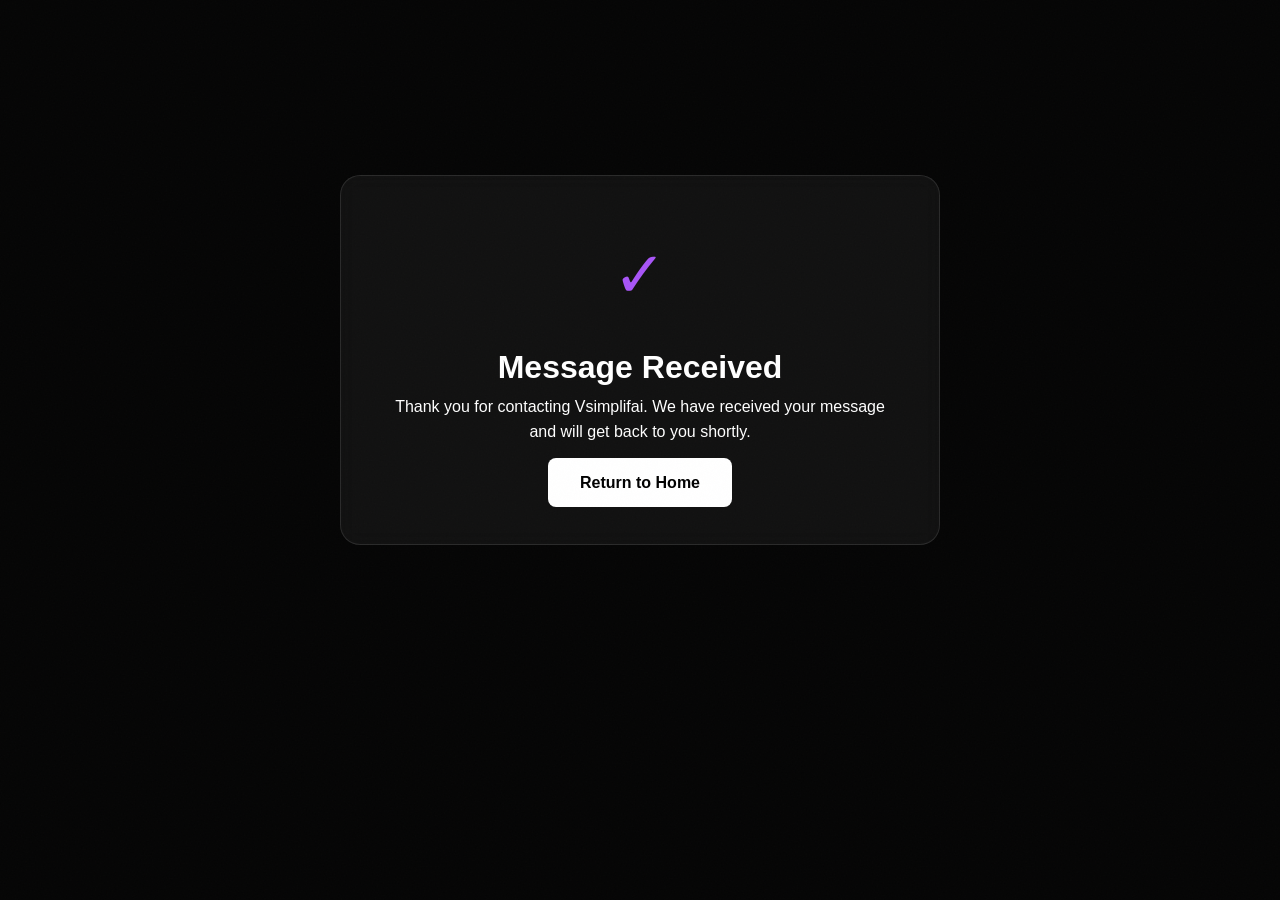
<file: thanks.html>
<!DOCTYPE html>
<html lang="en">
<head>
    <meta charset="UTF-8">
    <meta name="viewport" content="width=device-width, initial-scale=1.0">
    <title>Thank You - Vsimplifai</title>
    <link rel="stylesheet" href="styles/index.css">
    <link rel="stylesheet" href="styles/components.css">
    <style>
        .thank-you-container {
            display: flex;
            flex-direction: column;
            align-items: center;
            justify-content: center;
            min-height: 80vh;
            text-align: center;
            padding: 2rem;
        }
        .thank-you-card {
            background: rgba(255, 255, 255, 0.05);
            backdrop-filter: blur(10px);
            padding: 3rem;
            border-radius: 20px;
            border: 1px solid rgba(255,255,255,0.1);
            max-width: 600px;
        }
        .check-icon {
            font-size: 4rem;
            margin-bottom: 1rem;
            color: #A855F7;
        }
    </style>
</head>
<body>
    <div class="noise-overlay"></div>
    <div class="thank-you-container">
        <div class="thank-you-card fade-in-up">
            <div class="check-icon">✓</div>
            <h1>Message Received</h1>
            <p>Thank you for contacting Vsimplifai. We have received your message and will get back to you shortly.</p>
            <br>
            <a href="index.html" class="primary-button">Return to Home</a>
        </div>
    </div>
</body>
</html>
</file>
<file: styles/index.css>
:root {
    --bg-color: #050505;
    /* Darker background for more contrast */
    --text-color: #ffffff;
    --text-muted: #b0b0b0;
    --primary-color: #4f46e5;
    /* Electric Blue/Indigo */
    --secondary-color: #d946ef;
    /* Magenta */
    --accent-color: #8b5cf6;
    /* Violet */
    --glass-bg: rgba(255, 255, 255, 0.03);
    --glass-border: rgba(255, 255, 255, 0.08);
    --primary-rgb: 79, 70, 229;
    --secondary-rgb: 217, 70, 239;
    --gradient-main: linear-gradient(135deg, var(--primary-color), var(--secondary-color), var(--accent-color));
    --text-secondary: #e0e0e0;
    --font-main: 'Inter', sans-serif;
    --font-heading: 'Outfit', sans-serif;
}

* {
    margin: 0;
    padding: 0;
    box-sizing: border-box;
}

body {
    background-color: var(--bg-color);
    color: var(--text-color);
    font-family: var(--font-main);
    line-height: 1.6;
    overflow-x: hidden;
}

/* Noise Overlay */
.noise-overlay {
    position: fixed;
    top: 0;
    left: 0;
    width: 100%;
    height: 100%;
    background: url('[data-uri]');
    pointer-events: none;
    z-index: 9999;
    opacity: 0.4;
}

/* Typography */
h1,
h2,
h3,
.logo-text {
    font-family: var(--font-heading);
    font-weight: 700;
}

.gradient-text {
    background: linear-gradient(135deg, var(--primary-color), var(--secondary-color), var(--accent-color));
    -webkit-background-clip: text;
    -webkit-text-fill-color: transparent;
    background-clip: text;
}

/* Header & Nav */
.glass-header {
    position: fixed;
    top: 0;
    width: 100%;
    padding: 1.5rem 0;
    /* Removed side padding */
    background: rgba(10, 10, 10, 0.7);
    backdrop-filter: blur(12px);
    border-bottom: 1px solid var(--glass-border);
    z-index: 100;
    transition: padding 0.3s ease;
}

.glass-header.scrolled {
    padding: 1rem 0;
}

nav {
    max-width: 1200px;
    margin: 0 auto;
    display: flex;
    justify-content: space-between;
    align-items: center;
    padding: 0 2rem;
    /* Added padding here */
}

.logo-container {
    display: flex;
    align-items: center;
    gap: 1rem;
}

.logo {
    height: 40px;
    width: auto;
}

.logo-text {
    font-size: 1.5rem;
    letter-spacing: -0.02em;
}

.nav-links {
    display: flex;
    gap: 2rem;
    list-style: none;
    align-items: center;
}

.nav-links a {
    color: var(--text-color);
    text-decoration: none;
    font-weight: 500;
    transition: color 0.3s ease;
}

.nav-links a:hover {
    color: var(--primary-color);
}

.cta-button {
    background: linear-gradient(135deg, var(--primary-color), var(--secondary-color));
    padding: 0.6rem 1.5rem;
    border-radius: 50px;
    font-weight: 600;
    transition: transform 0.3s ease, box-shadow 0.3s ease;
}

.cta-button:hover {
    transform: translateY(-2px);
    box-shadow: 0 4px 15px rgba(255, 140, 0, 0.4);
    color: white !important;
}

.mobile-menu-toggle {
    display: none;
}

/* Hero Section */
.hero-section {
    min-height: 100vh;
    display: flex;
    align-items: center;
    justify-content: center;
    padding: 8rem 2rem 4rem;
    position: relative;
    overflow: hidden;
    max-width: 1200px;
    margin: 0 auto;
}

.hero-content {
    flex: 1;
    z-index: 1;
}

.hero-content h1 {
    font-size: 4rem;
    line-height: 1.1;
    margin-bottom: 1.5rem;
}

.hero-content p {
    font-size: 1.25rem;
    color: var(--text-muted);
    margin-bottom: 2.5rem;
    max-width: 600px;
}

.hero-actions {
    display: flex;
    gap: 1rem;
}

.primary-button,
.secondary-button {
    padding: 1rem 2rem;
    border-radius: 8px;
    text-decoration: none;
    font-weight: 600;
    transition: all 0.3s ease;
}

.primary-button {
    background: white;
    color: black;
}

.primary-button:hover {
    background: #e0e0e0;
    transform: translateY(-2px);
}

.secondary-button {
    background: transparent;
    border: 1px solid var(--glass-border);
    color: white;
}

.secondary-button:hover {
    background: var(--glass-bg);
    border-color: white;
}

.hero-visual {
    flex: 1;
    position: relative;
    display: flex;
    justify-content: center;
    align-items: center;
}

.glowing-orb {
    position: absolute;
    width: 400px;
    height: 400px;
    background: radial-gradient(circle, rgba(255, 140, 0, 0.4) 0%, rgba(255, 215, 0, 0.1) 50%, transparent 70%);
    filter: blur(60px);
    z-index: -1;
    animation: pulse 8s infinite ease-in-out;
}

.glass-card {
    background: rgba(255, 255, 255, 0.03);
    backdrop-filter: blur(16px);
    border: 1px solid var(--glass-border);
    padding: 2rem;
    border-radius: 20px;
    width: 300px;
    box-shadow: 0 8px 32px rgba(0, 0, 0, 0.2);
}

.card-content h3 {
    margin-bottom: 1rem;
}

.progress-bar {
    height: 6px;
    background: rgba(255, 255, 255, 0.1);
    border-radius: 3px;
    margin-bottom: 0.5rem;
    overflow: hidden;
}

.progress {
    height: 100%;
    background: linear-gradient(90deg, var(--primary-color), var(--secondary-color));
    border-radius: 3px;
}

/* Sections General */
section {
    padding: 6rem 0;
    /* Removed side padding */
}

.container {
    max-width: 1200px;
    margin: 0 auto;
    padding: 0 2rem;
    /* Added padding here */
}

.section-title {
    font-size: 2.5rem;
    margin-bottom: 3rem;
    text-align: center;
}

/* About Section */
.about-grid {
    display: grid;
    grid-template-columns: repeat(auto-fit, minmax(300px, 1fr));
    gap: 2rem;
}

.glass-panel {
    background: var(--glass-bg);
    border: 1px solid var(--glass-border);
    padding: 2rem;
    border-radius: 16px;
    transition: transform 0.3s ease;
}

.glass-panel:hover {
    transform: translateY(-5px);
    background: rgba(255, 255, 255, 0.08);
}

.glass-panel h3 {
    color: var(--primary-color);
    margin-bottom: 1rem;
    font-size: 1.5rem;
}

/* Services Section */
.services-grid {
    display: grid;
    grid-template-columns: repeat(auto-fit, minmax(300px, 1fr));
    gap: 2rem;
}

.service-card {
    background: #111;
    padding: 2.5rem;
    border-radius: 16px;
    border: none;
    transition: all 0.3s ease;
    position: relative;
    overflow: hidden;
}

.service-card:hover {
    border-color: var(--primary-color);
    box-shadow: 0 0 20px rgba(99, 102, 241, 0.1);
}

.icon-box {
    width: 50px;
    height: 50px;
    background: linear-gradient(135deg, var(--primary-color), var(--secondary-color));
    border-radius: 12px;
    display: flex;
    align-items: center;
    justify-content: center;
    font-weight: 700;
    margin-bottom: 1.5rem;
}

/* Contact Section */
.glass-container {
    background: linear-gradient(135deg, rgba(255, 255, 255, 0.03), rgba(255, 255, 255, 0.01));
    border: 1px solid var(--glass-border);
    border-radius: 24px;
    padding: 4rem;
    text-align: center;
    max-width: 800px;
}

.contact-form {
    margin-top: 2rem;
    display: flex;
    flex-direction: column;
    gap: 1rem;
    max-width: 500px;
    margin-left: auto;
    margin-right: auto;
}

.form-group input,
.form-group textarea {
    width: 100%;
    padding: 1rem;
    background: rgba(0, 0, 0, 0.3);
    border: 1px solid var(--glass-border);
    border-radius: 8px;
    color: white;
    font-family: var(--font-main);
}

.form-group input:focus,
.form-group textarea:focus {
    outline: none;
    border-color: var(--primary-color);
}

.submit-button {
    background: var(--text-color);
    color: var(--bg-color);
    padding: 1rem;
    border: none;
    border-radius: 8px;
    font-weight: 700;
    cursor: pointer;
    transition: background 0.3s ease;
}

.submit-button:hover {
    background: #ccc;
}

/* Footer */
footer {
    border-top: 1px solid #222;
    padding: 3rem 2rem;
    margin-top: 4rem;
}

.footer-content {
    display: flex;
    flex-direction: column;
    align-items: center;
    gap: 16px;
    text-align: center;
}

.small-logo {
    height: 24px;
    width: auto;
    vertical-align: middle;
    margin-right: 0.5rem;
}

.footer-social {
    margin: 1rem 0;
    display: flex;
    gap: 24px;
    flex-wrap: wrap;
    justify-content: center;
}

.social-link {
    color: var(--text-muted);
    text-decoration: none;
    transition: color 0.3s ease;
    font-weight: 500;
}

.social-link:hover {
    color: var(--primary-color);
}

/* Animations */
@keyframes pulse {

    0%,
    100% {
        transform: scale(1);
        opacity: 0.4;
    }

    50% {
        transform: scale(1.2);
        opacity: 0.6;
    }
}

@keyframes float {

    0%,
    100% {
        transform: translateY(0);
    }

    50% {
        transform: translateY(-20px);
    }
}

.float-animation {
    animation: float 6s ease-in-out infinite;
}

.fade-in-up {
    opacity: 0;
    transform: translateY(20px);
    animation: fadeInUp 0.8s forwards;
}

.fade-in {
    opacity: 0;
    animation: fadeIn 1s forwards;
}

@keyframes fadeInUp {
    to {
        opacity: 1;
        transform: translateY(0);
    }
}

@keyframes fadeIn {
    to {
        opacity: 1;
    }
}

.delay-1 {
    animation-delay: 0.2s;
}

.delay-2 {
    animation-delay: 0.4s;
}

.delay-3 {
    animation-delay: 0.6s;
}

/* Promo Banner */
.promo-banner {
    margin-top: 80px;
    background: linear-gradient(135deg, var(--primary-color), var(--secondary-color), var(--accent-color));
    padding: 3rem 2rem;
    text-align: center;
    position: relative;
    overflow: hidden;
}

.promo-banner::before {
    content: '';
    position: absolute;
    inset: 0;
    background: rgba(0, 0, 0, 0.25);
    pointer-events: none;
}

.promo-banner-inner {
    position: relative;
    z-index: 1;
    max-width: 700px;
    margin: 0 auto;
}

.promo-headline {
    font-family: var(--font-heading);
    font-size: 2.4rem;
    font-weight: 700;
    color: #fff;
    margin-bottom: 0.5rem;
}

.promo-subheadline {
    font-family: var(--font-main);
    font-size: 1.1rem;
    color: rgba(255, 255, 255, 0.9);
    margin-bottom: 1.5rem;
    line-height: 1.5;
}

.promo-cta {
    display: inline-block;
    padding: 1rem 2.5rem;
    background: linear-gradient(135deg, var(--accent-color), var(--secondary-color));
    color: #fff;
    font-family: var(--font-heading);
    font-size: 1.15rem;
    font-weight: 700;
    border-radius: 50px;
    text-decoration: none;
    box-shadow: 0 4px 20px rgba(var(--secondary-rgb), 0.4);
    transition: transform 0.2s ease, box-shadow 0.2s ease;
}

.promo-cta:hover {
    transform: translateY(-2px);
    box-shadow: 0 6px 28px rgba(var(--secondary-rgb), 0.55);
}

/* Responsive */
@media (max-width: 768px) {
    .hero-section {
        flex-direction: column;
        text-align: center;
        padding-top: 6rem;
    }

    .hero-content h1 {
        font-size: 2.5rem;
    }

    .hero-actions {
        justify-content: center;
    }

    .nav-links {
        display: none;
        /* Simple mobile hide for now, can add hamburger later if needed */
    }

    .promo-banner {
        margin-top: 70px;
        padding: 2rem 1.25rem;
    }

    .promo-headline {
        font-size: 1.6rem;
    }

    .promo-subheadline {
        font-size: 0.95rem;
    }

    .promo-cta {
        padding: 0.85rem 2rem;
        font-size: 1rem;
    }

    .mobile-menu-toggle {
        display: flex;
        flex-direction: column;
        gap: 6px;
        cursor: pointer;
    }


    .mobile-menu-toggle span {
        width: 25px;
        height: 2px;
        background-color: white;
    }
}

/* AI Agent Overlay */
.ai-agent-overlay {
    position: fixed;
    top: 0;
    left: 0;
    width: 100%;
    height: 100%;
    background: rgba(0, 0, 0, 0.85);
    backdrop-filter: blur(10px);
    z-index: 10000;
    display: flex;
    justify-content: center;
    align-items: center;
    opacity: 0;
    transition: opacity 0.5s ease;
}

.ai-agent-overlay.active {
    opacity: 1;
}

.ai-agent-container {
    text-align: center;
    max-width: 500px;
    width: 90%;
}

.ai-brain-visual {
    width: 120px;
    height: 120px;
    margin: 0 auto 2rem;
    position: relative;
}

.brain-core {
    width: 100%;
    height: 100%;
    background: radial-gradient(circle, var(--primary-color), var(--secondary-color));
    border-radius: 50%;
    filter: blur(20px);
    animation: pulse-fast 2s infinite ease-in-out;
}

.brain-ring {
    position: absolute;
    top: -10%;
    left: -10%;
    width: 120%;
    height: 120%;
    border: 2px solid rgba(255, 255, 255, 0.1);
    border-radius: 50%;
    border-top-color: var(--primary-color);
    animation: spin 3s linear infinite;
}

.ai-status-text {
    font-family: var(--font-heading);
    font-size: 1.5rem;
    margin-bottom: 1rem;
    min-height: 2rem;
}

.ai-steps {
    display: flex;
    flex-direction: column;
    gap: 0.5rem;
    align-items: center;
    color: var(--text-muted);
    font-size: 0.9rem;
}

.ai-step {
    opacity: 0.5;
    transition: all 0.3s ease;
    display: flex;
    align-items: center;
    gap: 0.5rem;
}

.ai-step.active {
    opacity: 1;
    color: var(--primary-color);
    transform: scale(1.05);
}

.ai-step.completed {
    opacity: 0.8;
    color: var(--text-color);
    text-decoration: line-through;
}

/* Response Modal */
.ai-response-modal {
    background: rgba(20, 20, 20, 0.95);
    border: 1px solid var(--glass-border);
    padding: 2rem;
    border-radius: 16px;
    max-width: 600px;
    width: 90%;
    position: relative;
    transform: translateY(20px);
    opacity: 0;
    transition: all 0.5s ease;
    box-shadow: 0 20px 50px rgba(0, 0, 0, 0.5);
}

.ai-response-modal.visible {
    transform: translateY(0);
    opacity: 1;
}

.ai-response-header {
    display: flex;
    align-items: center;
    gap: 1rem;
    margin-bottom: 1.5rem;
    border-bottom: 1px solid var(--glass-border);
    padding-bottom: 1rem;
}

.ai-avatar {
    width: 40px;
    height: 40px;
    background: linear-gradient(135deg, var(--primary-color), var(--secondary-color));
    border-radius: 50%;
    display: flex;
    align-items: center;
    justify-content: center;
    font-weight: bold;
    font-size: 0.8rem;
}

.ai-response-content {
    line-height: 1.6;
    margin-bottom: 2rem;
    text-align: left;
}

.close-response-btn {
    background: var(--text-color);
    color: var(--bg-color);
    border: none;
    padding: 0.8rem 2rem;
    border-radius: 8px;
    font-weight: 600;
    cursor: pointer;
    transition: background 0.3s ease;
}

.close-response-btn:hover {
    background: #ccc;
}

@keyframes pulse-fast {

    0%,
    100% {
        transform: scale(0.95);
        opacity: 0.8;
    }

    50% {
        transform: scale(1.05);
        opacity: 1;
    }
}

@keyframes spin {
    to {
        transform: rotate(360deg);
    }
}
</file>
<file: styles/components.css>
/* Add to existing index.css */

.hero-image {
    max-width: 100%;
    height: auto;
    border-radius: 20px;
    box-shadow: 0 20px 50px rgba(0, 0, 0, 0.5);
    position: relative;
    z-index: 2;
    transition: transform 0.5s ease;
}

.hero-image:hover {
    transform: scale(1.02);
}

.glass-border {
    border: 1px solid rgba(255, 255, 255, 0.1);
}

/* Work Examples */
.examples-grid {
    display: grid;
    grid-template-columns: repeat(auto-fit, minmax(300px, 1fr));
    gap: 2rem;
    margin-top: 3rem;
}

.example-card {
    background: rgba(255, 255, 255, 0.03);
    border: none;
    padding: 1.5rem;
    border-radius: 20px;
    transition: all 0.3s ease;
    overflow: hidden;
}

.example-card:hover {
    transform: translateY(-5px);
    background: rgba(255, 255, 255, 0.05);
    border-color: var(--primary-color);
}

.card-image {
    width: 100%;
    height: 200px;
    border-radius: 12px;
    overflow: hidden;
    margin-bottom: 1.5rem;
    border: none;
}

.card-image img {
    width: 100%;
    height: 100%;
    object-fit: cover;
    object-fit: cover;
    transition: transform 0.5s ease;
}

.example-card:hover .card-image img {
    transform: scale(1.1);
}

/* Testimonials */
.testimonials-slider {
    display: grid;
    grid-template-columns: repeat(auto-fit, minmax(350px, 1fr));
    gap: 2rem;
    margin-top: 3rem;
}

.testimonial-card {
    background: linear-gradient(145deg, rgba(255, 255, 255, 0.05) 0%, rgba(255, 255, 255, 0.01) 100%);
    padding: 2.5rem;
    border-radius: 20px;
    border: 1px solid rgba(255, 255, 255, 0.05);
    position: relative;
}

.quote {
    font-size: 1.1rem;
    font-style: italic;
    color: var(--text-secondary);
    margin-bottom: 2rem;
    line-height: 1.6;
}

.author {
    display: flex;
    align-items: center;
    gap: 1rem;
}

.author-avatar {
    width: 50px;
    height: 50px;
    background: var(--gradient-main);
    border-radius: 50%;
    display: flex;
    align-items: center;
    justify-content: center;
    font-weight: 700;
    color: white;
}

.author-info h4 {
    margin: 0;
    font-size: 1rem;
    color: var(--text-primary);
}

.author-info span {
    font-size: 0.85rem;
    color: var(--primary-color);
}

.alt-bg {
    background: rgba(0, 0, 0, 0.2);
}

/* No Coding Banner */
.no-coding-banner {
    background: linear-gradient(180deg, rgba(var(--primary-rgb), 0.05) 0%, rgba(var(--secondary-rgb), 0.05) 100%);
    border-top: 1px solid rgba(255, 255, 255, 0.05);
    border-bottom: 1px solid rgba(255, 255, 255, 0.05);
    padding: 6rem 0;
    text-align: center;
    position: relative;
    overflow: hidden;
}

.banner-content {
    display: flex;
    flex-direction: column;
    align-items: center;
    justify-content: center;
    gap: 1.5rem;
    max-width: 900px;
    margin: 0 auto;
    position: relative;
    z-index: 2;
}

.banner-text h2 {
    font-size: 3.5rem;
    margin-bottom: 1rem;
    background: linear-gradient(135deg, var(--primary-color), var(--secondary-color));
    -webkit-background-clip: text;
    -webkit-text-fill-color: transparent;
    line-height: 1.2;
}

.banner-text p {
    font-size: 1.4rem;
    color: var(--text-muted);
    max-width: 700px;
    margin: 0 auto;
}

.banner-icon {
    display: none;
    /* Removed as per user feedback */
}

/* Process Section */
.process-container {
    display: grid;
    grid-template-columns: 1fr 1fr;
    gap: 4rem;
    align-items: center;
    margin-top: 3rem;
}

.process-visual {
    border-radius: 20px;
    overflow: hidden;
    box-shadow: 0 20px 50px rgba(0, 0, 0, 0.3);
    border: 1px solid rgba(255, 255, 255, 0.1);
}

.process-visual img {
    width: 100%;
    height: auto;
    display: block;
}

.process-steps {
    display: flex;
    flex-direction: column;
    gap: 1.5rem;
}

.step {
    position: relative;
    z-index: 1;
    background: rgba(255, 255, 255, 0.02);
    padding: 2rem 2rem 2rem 6rem;
    /* Increased left padding for number */
    border-radius: 16px;
    border: 1px solid rgba(255, 255, 255, 0.05);
    transition: all 0.3s ease;
    display: flex;
    flex-direction: column;
    justify-content: center;
}

.step:hover {
    border-color: var(--primary-color);
    background: rgba(255, 255, 255, 0.05);
    transform: translateX(10px);
}

.step-number {
    font-size: 4rem;
    /* Larger number */
    font-weight: 900;
    color: rgba(255, 255, 255, 0.05);
    line-height: 1;
    position: absolute;
    top: 50%;
    left: 1rem;
    transform: translateY(-50%);
    transition: all 0.3s ease;
    font-family: var(--font-heading);
}

.step:hover .step-number {
    color: var(--primary-color);
    opacity: 0.2;
    transform: translateY(-50%) scale(1.1);
}

.step h3 {
    font-size: 1.5rem;
    margin-bottom: 0.5rem;
    color: var(--text-color);
    position: relative;
    z-index: 2;
}

.step p {
    color: var(--text-muted);
    position: relative;
    z-index: 2;
}

@media (max-width: 900px) {
    .process-container {
        grid-template-columns: 1fr;
    }

    .banner-content {
        flex-direction: column;
        text-align: center;
    }

    .banner-text h2 {
        font-size: 2.5rem;
    }
}

/* FAQ */
.faq-grid {
    display: grid;
    grid-template-columns: repeat(auto-fit, minmax(400px, 1fr));
    gap: 2rem;
    margin-top: 3rem;
}

.faq-item {
    background: rgba(255, 255, 255, 0.02);
    border: 1px solid rgba(255, 255, 255, 0.05);
    padding: 2rem;
    border-radius: 16px;
    transition: all 0.3s ease;
}

.faq-item:hover {
    background: rgba(255, 255, 255, 0.04);
    border-color: rgba(255, 255, 255, 0.1);
}

.faq-item h3 {
    color: var(--primary-color);
    margin-bottom: 1rem;
    font-size: 1.2rem;
}

.faq-item p {
    color: var(--text-secondary);
    line-height: 1.6;
}
</file>
